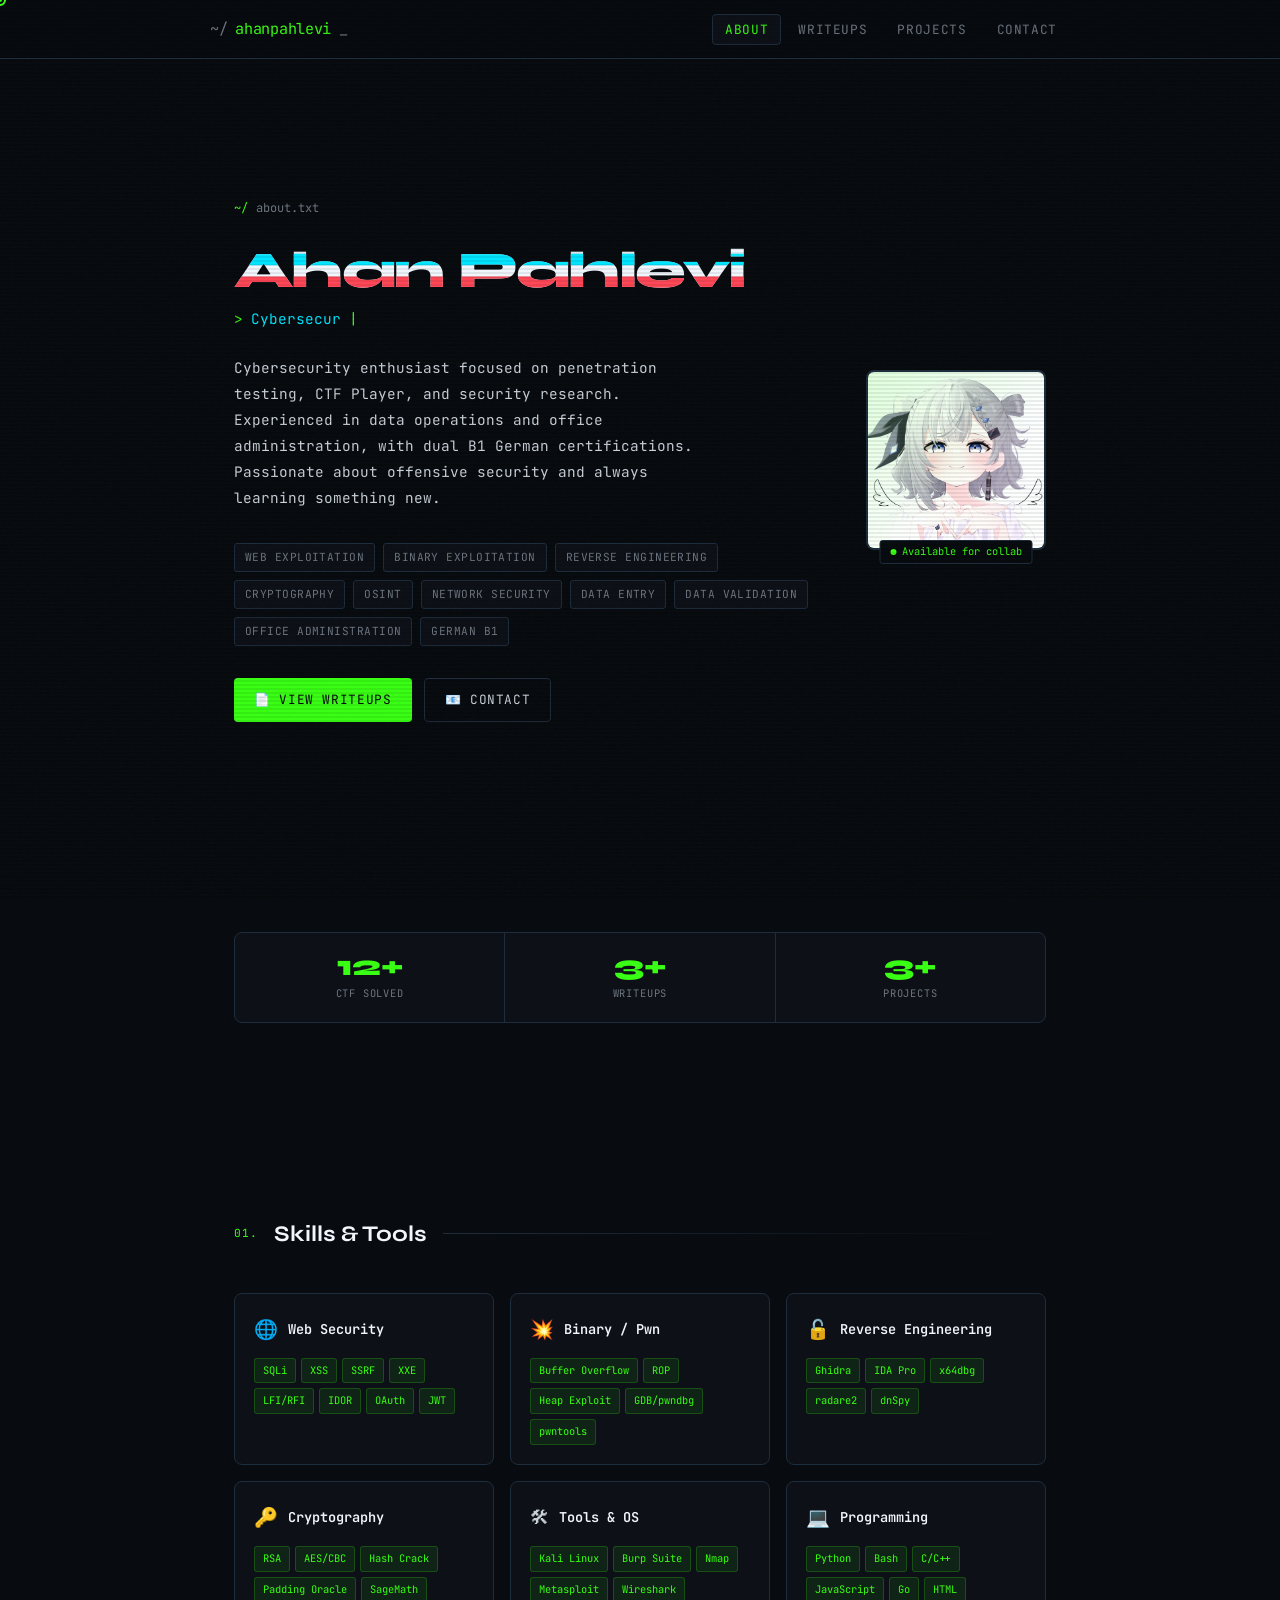
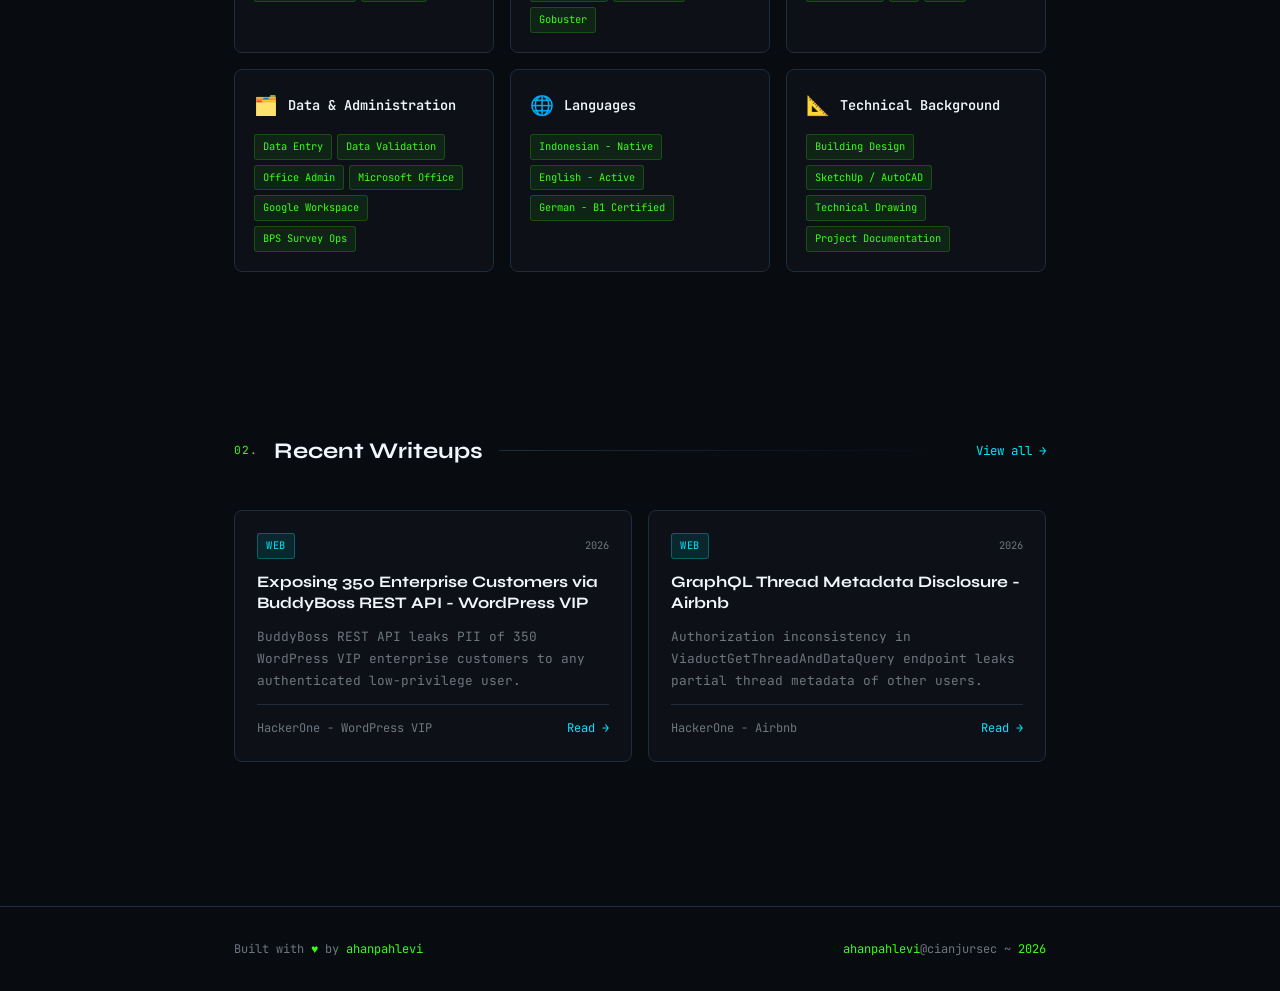
<file: index.html>
<!DOCTYPE html>
<html lang="id">
<head>
  <meta charset="UTF-8" />
  <meta name="viewport" content="width=device-width, initial-scale=1.0" />
  <title>Ahan Pahlevi — Portfolio</title>
  <meta name="description" content="SMK graduate with 3+ years in data operations & office admin. Dual German B1 certified. Actively pursuing cybersecurity & IT certifications." />
  <meta property="og:title" content="Ahan Pahlevi — Cybersecurity Portfolio" />
  <meta property="og:description" content="Data Operations · Office Admin · Cybersecurity Enthusiast · German B1 · Open to national & international opportunities." />
  <meta name="theme-color" content="#080b0f" />
  <link rel="icon" href="assets/favicon.ico" />
  <link rel="stylesheet" href="css/style.css" />
</head>
<body>

  <div class="cursor"></div>
  <div class="cursor-dot"></div>

  <!-- NAVBAR -->
  <nav>
    <div class="nav-inner">
      <div class="nav-logo">
        <span>~/</span>ahanpahlevi<span class="blink">_</span>
      </div>
      <button class="nav-menu-btn" aria-label="menu">☰</button>
      <ul class="nav-links">
        <li><a href="index.html" class="active">About</a></li>
        <li><a href="writeups.html">Writeups</a></li>
        <li><a href="projects.html">Projects</a></li>
        <li><a href="contact.html">Contact</a></li>
      </ul>
    </div>
  </nav>

  <!-- HERO -->
  <section class="hero">
    <div class="container">
      <div class="hero-grid">
        <div>
          <div class="hero-prompt fade-up delay-1">about.txt</div>
          <h1 class="hero-name fade-up delay-2">
            <span class="glitch" data-text="Ahan Pahlevi">Ahan Pahlevi</span>
          </h1>
          <div class="hero-title fade-up delay-3">
            <span class="typed-text"></span><span class="typed-cursor">|</span>
          </div>
          <p class="hero-bio fade-up delay-4">
            Cybersecurity enthusiast focused on penetration testing, CTF Player,
            and security research. Experienced in data operations and office administration,
            with dual B1 German certifications. Passionate about offensive security and
            always learning something new.
          </p>
          <div class="hero-tags fade-up delay-4">
            <span class="tag">Web Exploitation</span>
            <span class="tag">Binary Exploitation</span>
            <span class="tag">Reverse Engineering</span>
            <span class="tag">Cryptography</span>
            <span class="tag">OSINT</span>
            <span class="tag">Network Security</span>
            <span class="tag">Data Entry</span>
            <span class="tag">Data Validation</span>
            <span class="tag">Office Administration</span>
            <span class="tag">German B1</span>
          </div>
          <div class="hero-links fade-up delay-5">
            <a href="writeups.html" class="btn btn-primary">&#128196; View Writeups</a>
            <a href="contact.html" class="btn btn-outline">&#128231; Contact</a>
          </div>
        </div>

        <div class="hero-avatar fade-up delay-3">
          <div class="avatar-frame">
            <img src="assets/avatar.jpg" alt="Avatar"
              onerror="this.style.background='#111820';this.style.display='flex'" />
            <div class="avatar-corner tl"></div>
            <div class="avatar-corner tr"></div>
            <div class="avatar-corner bl"></div>
            <div class="avatar-corner br"></div>
          </div>
          <div class="avatar-status">
            <span class="status-dot"></span> Available for collab
          </div>
        </div>
      </div>
    </div>
  </section>

  <!-- STATS -->
  <section style="padding: 2rem 0 4rem;">
    <div class="container">
      <div class="stats-grid reveal" style="grid-template-columns: repeat(3, 1fr);">
        <div class="stat-item">
          <div class="stat-num" data-count="12" data-suffix="+">0+</div>
          <div class="stat-label">CTF Solved</div>
        </div>
        <div class="stat-item">
          <div class="stat-num" data-count="3" data-suffix="+">0+</div>
          <div class="stat-label">Writeups</div>
        </div>
        <div class="stat-item">
          <div class="stat-num" data-count="3" data-suffix="+">0+</div>
          <div class="stat-label">Projects</div>
        </div>
      </div>
    </div>
  </section>

  <!-- SKILLS -->
  <section>
    <div class="container">
      <div class="section-header reveal">
        <span class="section-num">01.</span>
        <h2 class="section-title">Skills & Tools</h2>
        <div class="section-line"></div>
      </div>

      <div class="skills-grid">
        <div class="skill-card reveal">
          <div class="skill-card-header">
            <span class="skill-icon">🌐</span>
            <span class="skill-name">Web Security</span>
          </div>
          <div class="skill-items">
            <span class="skill-badge">SQLi</span>
            <span class="skill-badge">XSS</span>
            <span class="skill-badge">SSRF</span>
            <span class="skill-badge">XXE</span>
            <span class="skill-badge">LFI/RFI</span>
            <span class="skill-badge">IDOR</span>
            <span class="skill-badge">OAuth</span>
            <span class="skill-badge">JWT</span>
          </div>
        </div>

        <div class="skill-card reveal">
          <div class="skill-card-header">
            <span class="skill-icon">💥</span>
            <span class="skill-name">Binary / Pwn</span>
          </div>
          <div class="skill-items">
            <span class="skill-badge">Buffer Overflow</span>
            <span class="skill-badge">ROP</span>
            <span class="skill-badge">Heap Exploit</span>
            <span class="skill-badge">GDB/pwndbg</span>
            <span class="skill-badge">pwntools</span>
          </div>
        </div>

        <div class="skill-card reveal">
          <div class="skill-card-header">
            <span class="skill-icon">🔓</span>
            <span class="skill-name">Reverse Engineering</span>
          </div>
          <div class="skill-items">
            <span class="skill-badge">Ghidra</span>
            <span class="skill-badge">IDA Pro</span>
            <span class="skill-badge">x64dbg</span>
            <span class="skill-badge">radare2</span>
            <span class="skill-badge">dnSpy</span>
          </div>
        </div>

        <div class="skill-card reveal">
          <div class="skill-card-header">
            <span class="skill-icon">🔑</span>
            <span class="skill-name">Cryptography</span>
          </div>
          <div class="skill-items">
            <span class="skill-badge">RSA</span>
            <span class="skill-badge">AES/CBC</span>
            <span class="skill-badge">Hash Crack</span>
            <span class="skill-badge">Padding Oracle</span>
            <span class="skill-badge">SageMath</span>
          </div>
        </div>

        <div class="skill-card reveal">
          <div class="skill-card-header">
            <span class="skill-icon">🛠</span>
            <span class="skill-name">Tools & OS</span>
          </div>
          <div class="skill-items">
            <span class="skill-badge">Kali Linux</span>
            <span class="skill-badge">Burp Suite</span>
            <span class="skill-badge">Nmap</span>
            <span class="skill-badge">Metasploit</span>
            <span class="skill-badge">Wireshark</span>
            <span class="skill-badge">Gobuster</span>
          </div>
        </div>

        <div class="skill-card reveal">
          <div class="skill-card-header">
            <span class="skill-icon">💻</span>
            <span class="skill-name">Programming</span>
          </div>
          <div class="skill-items">
            <span class="skill-badge">Python</span>
            <span class="skill-badge">Bash</span>
            <span class="skill-badge">C/C++</span>
            <span class="skill-badge">JavaScript</span>
            <span class="skill-badge">Go</span>
            <span class="skill-badge">HTML</span>
          </div>
        </div>

        <div class="skill-card reveal">
          <div class="skill-card-header">
            <span class="skill-icon">🗂️</span>
            <span class="skill-name">Data & Administration</span>
          </div>
          <div class="skill-items">
            <span class="skill-badge">Data Entry</span>
            <span class="skill-badge">Data Validation</span>
            <span class="skill-badge">Office Admin</span>
            <span class="skill-badge">Microsoft Office</span>
            <span class="skill-badge">Google Workspace</span>
            <span class="skill-badge">BPS Survey Ops</span>
          </div>
        </div>

        <div class="skill-card reveal">
          <div class="skill-card-header">
            <span class="skill-icon">🌐</span>
            <span class="skill-name">Languages</span>
          </div>
          <div class="skill-items">
            <span class="skill-badge">Indonesian - Native</span>
            <span class="skill-badge">English - Active</span>
            <span class="skill-badge">German - B1 Certified</span>
          </div>
        </div>

        <div class="skill-card reveal">
          <div class="skill-card-header">
            <span class="skill-icon">📐</span>
            <span class="skill-name">Technical Background</span>
          </div>
          <div class="skill-items">
            <span class="skill-badge">Building Design</span>
            <span class="skill-badge">SketchUp / AutoCAD</span>
            <span class="skill-badge">Technical Drawing</span>
            <span class="skill-badge">Project Documentation</span>
          </div>
        </div>
      </div>
    </div>
  </section>

  <!-- RECENT WRITEUPS -->
  <section>
    <div class="container">
      <div class="section-header reveal">
        <span class="section-num">02.</span>
        <h2 class="section-title">Recent Writeups</h2>
        <div class="section-line"></div>
        <a href="writeups.html" style="font-size:0.78rem;color:var(--cyan);white-space:nowrap;">View all →</a>
      </div>

      <div class="card-grid">
        <div class="card reveal">
          <div class="card-meta">
            <span class="card-category cat-web">Web</span>
            <span class="card-date">2026</span>
          </div>
          <div class="card-title">Exposing 350 Enterprise Customers via BuddyBoss REST API - WordPress VIP</div>
          <div class="card-desc">BuddyBoss REST API leaks PII of 350 WordPress VIP enterprise customers to any authenticated low-privilege user.</div>
          <div class="card-footer">
            <span class="card-event">HackerOne - WordPress VIP</span>
            <a href="writeups/writeup-wpvip.html" class="card-link">Read →</a>
          </div>
        </div>

        <div class="card reveal">
          <div class="card-meta">
            <span class="card-category cat-web">Web</span>
            <span class="card-date">2026</span>
          </div>
          <div class="card-title">GraphQL Thread Metadata Disclosure - Airbnb</div>
          <div class="card-desc">Authorization inconsistency in ViaductGetThreadAndDataQuery endpoint leaks partial thread metadata of other users.</div>
          <div class="card-footer">
            <span class="card-event">HackerOne - Airbnb</span>
            <a href="writeups/airbnb-thread-metadata-disclosure.html" class="card-link">Read →</a>
          </div>
        </div>
      </div>
    </div>
  </section>

  <!-- FOOTER -->
  <footer>
    <div class="footer-inner">
      <div class="footer-text">Built with <span>♥</span> by <span>ahanpahlevi</span></div>
      <div class="footer-text"><span>ahanpahlevi</span>@cianjursec ~ <span>2026</span></div>
    </div>
  </footer>

  <script src="js/main.js"></script>
</body>
</html>
</file>
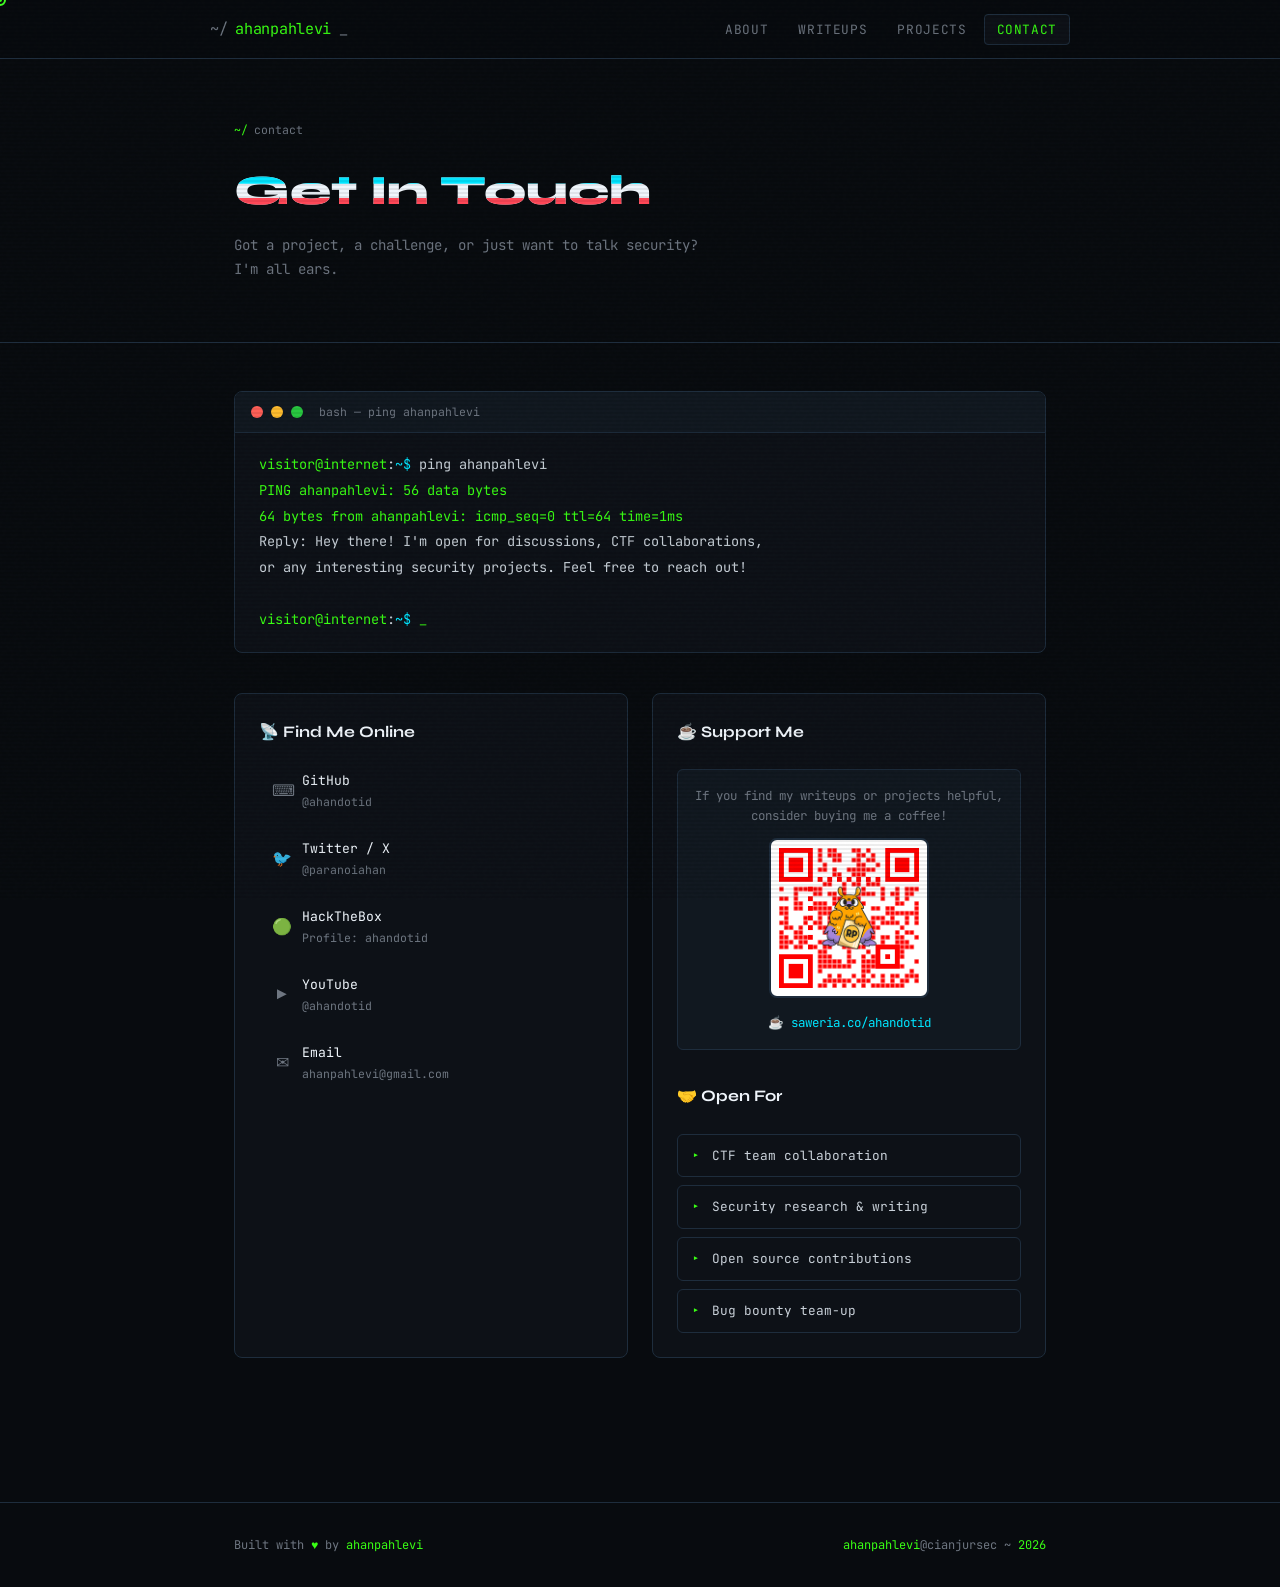
<file: contact.html>
<!DOCTYPE html>
<html lang="id">
<head>
  <meta charset="UTF-8" />
  <meta name="viewport" content="width=device-width, initial-scale=1.0" />
  <title>Contact — Ahan Pahlevi</title>
  <link rel="icon" href="assets/favicon.ico" />
  <link rel="stylesheet" href="css/style.css" />
</head>
<body>

  <div class="cursor"></div>
  <div class="cursor-dot"></div>

  <nav>
    <div class="nav-inner">
      <div class="nav-logo"><span>~/</span>ahanpahlevi<span class="blink">_</span></div>
      <button class="nav-menu-btn">☰</button>
      <ul class="nav-links">
        <li><a href="index.html">About</a></li>
        <li><a href="writeups.html">Writeups</a></li>
        <li><a href="projects.html">Projects</a></li>
        <li><a href="contact.html" class="active">Contact</a></li>
      </ul>
    </div>
  </nav>

  <div class="page-header">
    <div class="container">
      <div class="page-header-prompt">contact</div>
      <h1 class="glitch" data-text="Get In Touch">Get In Touch</h1>
      <p>Got a project, a challenge, or just want to talk security? I'm all ears.</p>
    </div>
  </div>

  <div class="container" style="padding-bottom: 5rem;">

    <!-- Terminal ping -->
    <div class="terminal reveal" style="margin-bottom: 2.5rem;">
      <div class="terminal-bar">
        <span class="terminal-dot red"></span>
        <span class="terminal-dot yellow"></span>
        <span class="terminal-dot green"></span>
        <span class="terminal-title">bash — ping ahanpahlevi</span>
      </div>
      <div class="terminal-body">
        <div><span class="prompt">visitor@internet</span>:<span class="cmd">~$</span> ping ahanpahlevi</div>
        <div class="out ok">PING ahanpahlevi: 56 data bytes</div>
        <div class="out ok">64 bytes from ahanpahlevi: icmp_seq=0 ttl=64 time=1ms</div>
        <div class="out">Reply: Hey there! I'm open for discussions, CTF collaborations,</div>
        <div class="out">       or any interesting security projects. Feel free to reach out!</div>
        <br>
        <div><span class="prompt">visitor@internet</span>:<span class="cmd">~$</span> <span class="blink" style="color:var(--green)">_</span></div>
      </div>
    </div>

    <div class="contact-grid">
      <!-- Social Links -->
      <div class="contact-card reveal">
        <h3>📡 Find Me Online</h3>
        <ul class="social-list">
          <li class="social-item">
            <a href="https://github.com/ahandotid" target="_blank">
              <span class="social-icon">⌨</span>
              <div>
                <div style="color:var(--text-bright);font-size:0.82rem;">GitHub</div>
                <div style="font-size:0.72rem;color:var(--text-dim);">@ahandotid</div>
              </div>
            </a>
          </li>
          <li class="social-item">
            <a href="https://twitter.com/paranoiahan" target="_blank">
              <span class="social-icon">🐦</span>
              <div>
                <div style="color:var(--text-bright);font-size:0.82rem;">Twitter / X</div>
                <div style="font-size:0.72rem;color:var(--text-dim);">@paranoiahan</div>
              </div>
            </a>
          </li>
          <li class="social-item">
            <a href="https://app.hackthebox.com/users/279255" target="_blank">
              <span class="social-icon">🟢</span>
              <div>
                <div style="color:var(--text-bright);font-size:0.82rem;">HackTheBox</div>
                <div style="font-size:0.72rem;color:var(--text-dim);">Profile: ahandotid</div>
              </div>
            </a>
          </li>
          <li class="social-item">
            <a href="https://youtube.com/@ahandotid" target="_blank">
              <span class="social-icon">▶️</span>
              <div>
                <div style="color:var(--text-bright);font-size:0.82rem;">YouTube</div>
                <div style="font-size:0.72rem;color:var(--text-dim);">@ahandotid</div>
              </div>
            </a>
          </li>
          <li class="social-item">
            <a href="mailto:ahanpahlevi@gmail.com">
              <span class="social-icon">✉</span>
              <div>
                <div style="color:var(--text-bright);font-size:0.82rem;">Email</div>
                <div style="font-size:0.72rem;color:var(--text-dim);">ahanpahlevi@gmail.com</div>
              </div>
            </a>
          </li>
        </ul>
      </div>

      <!-- Info card -->
      <div class="contact-card reveal" style="gap: 1.5rem;">
        <h3>☕ Support Me</h3>
        <div class="pgp-box" style="text-align:center;">
          <p style="margin-bottom:12px;font-size:0.78rem;color:var(--text-dim);">
            If you find my writeups or projects helpful, consider buying me a coffee!
          </p>
          <img src="assets/saweria-qr.png" alt="Saweria QR Code" 
            style="width:160px;height:160px;border-radius:8px;border:2px solid var(--border);background:white;padding:8px;" />
          <div style="margin-top:10px;">
            <a href="https://saweria.co/ahandotid" target="_blank" 
              style="color:var(--cyan);font-size:0.78rem;">
              ☕ saweria.co/ahandotid
            </a>
          </div>
        </div>
        <h3 style="margin-top:0.5rem;">🤝 Open For</h3>
        <ul class="cert-list">
          <li class="cert-item" style="font-size:0.8rem;">CTF team collaboration</li>
          <li class="cert-item" style="font-size:0.8rem;">Security research & writing</li>
          <li class="cert-item" style="font-size:0.8rem;">Open source contributions</li>
          <li class="cert-item" style="font-size:0.8rem;">Bug bounty team-up</li>
        </ul>
      </div>
    </div>

  </div>

  <footer>
    <div class="footer-inner">
      <div class="footer-text">Built with <span>♥</span> by <span>ahanpahlevi</span></div>
      <div class="footer-text"><span>ahanpahlevi</span>@cianjursec ~ <span>2026</span></div>
    </div>
  </footer>

  <script src="js/main.js"></script>
</body>
</html>
</file>
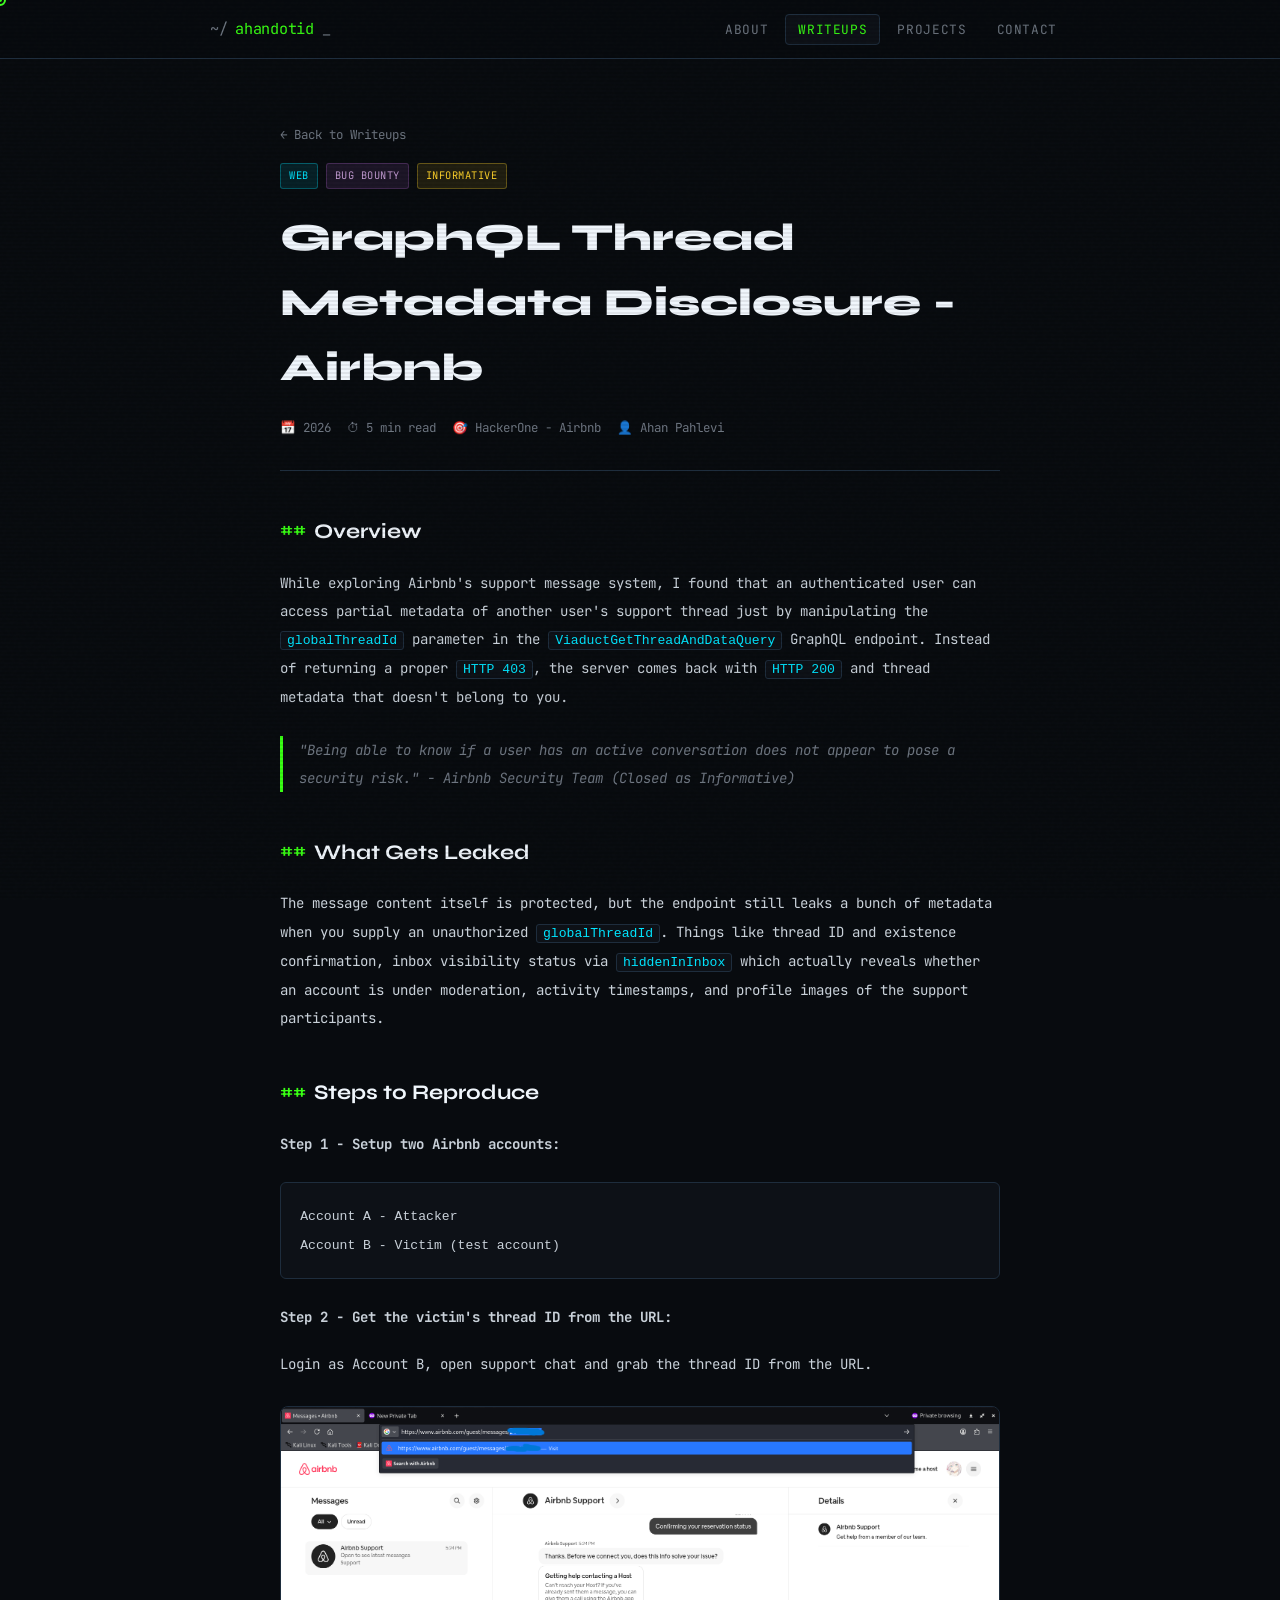
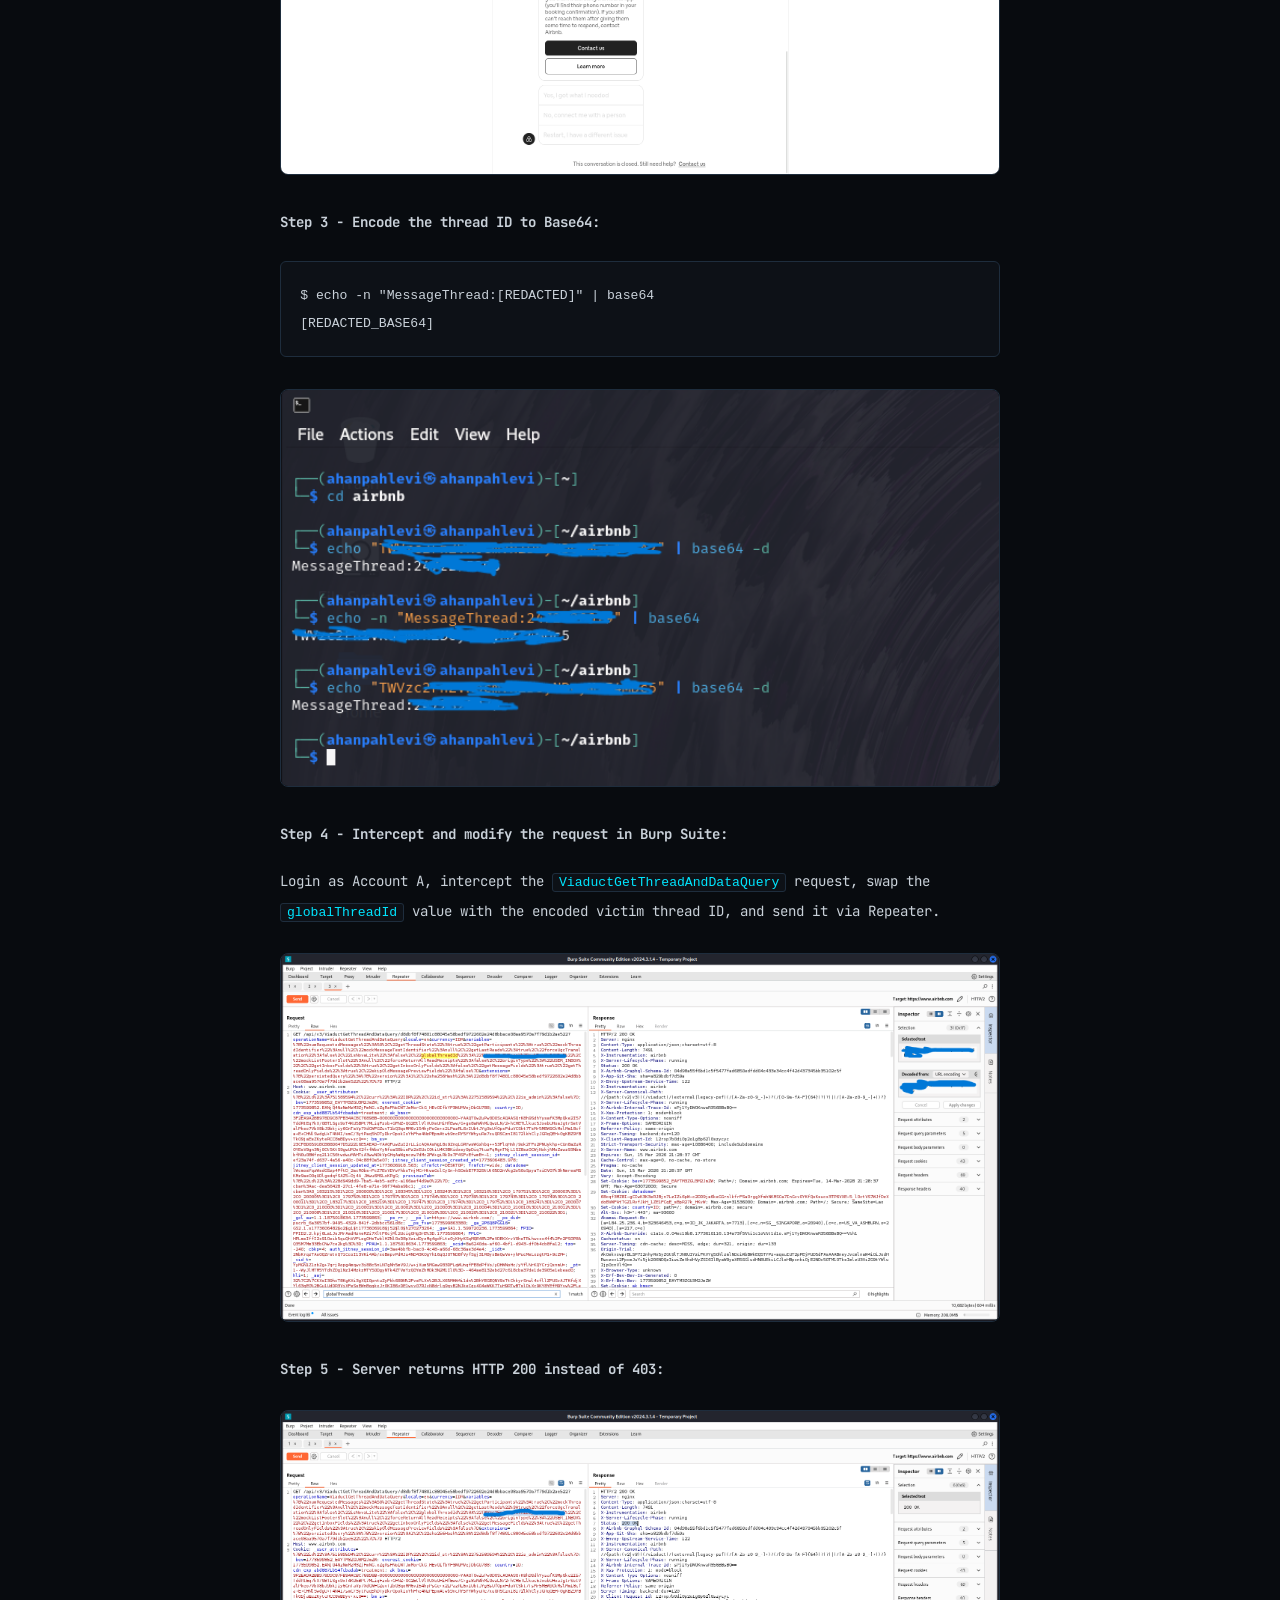
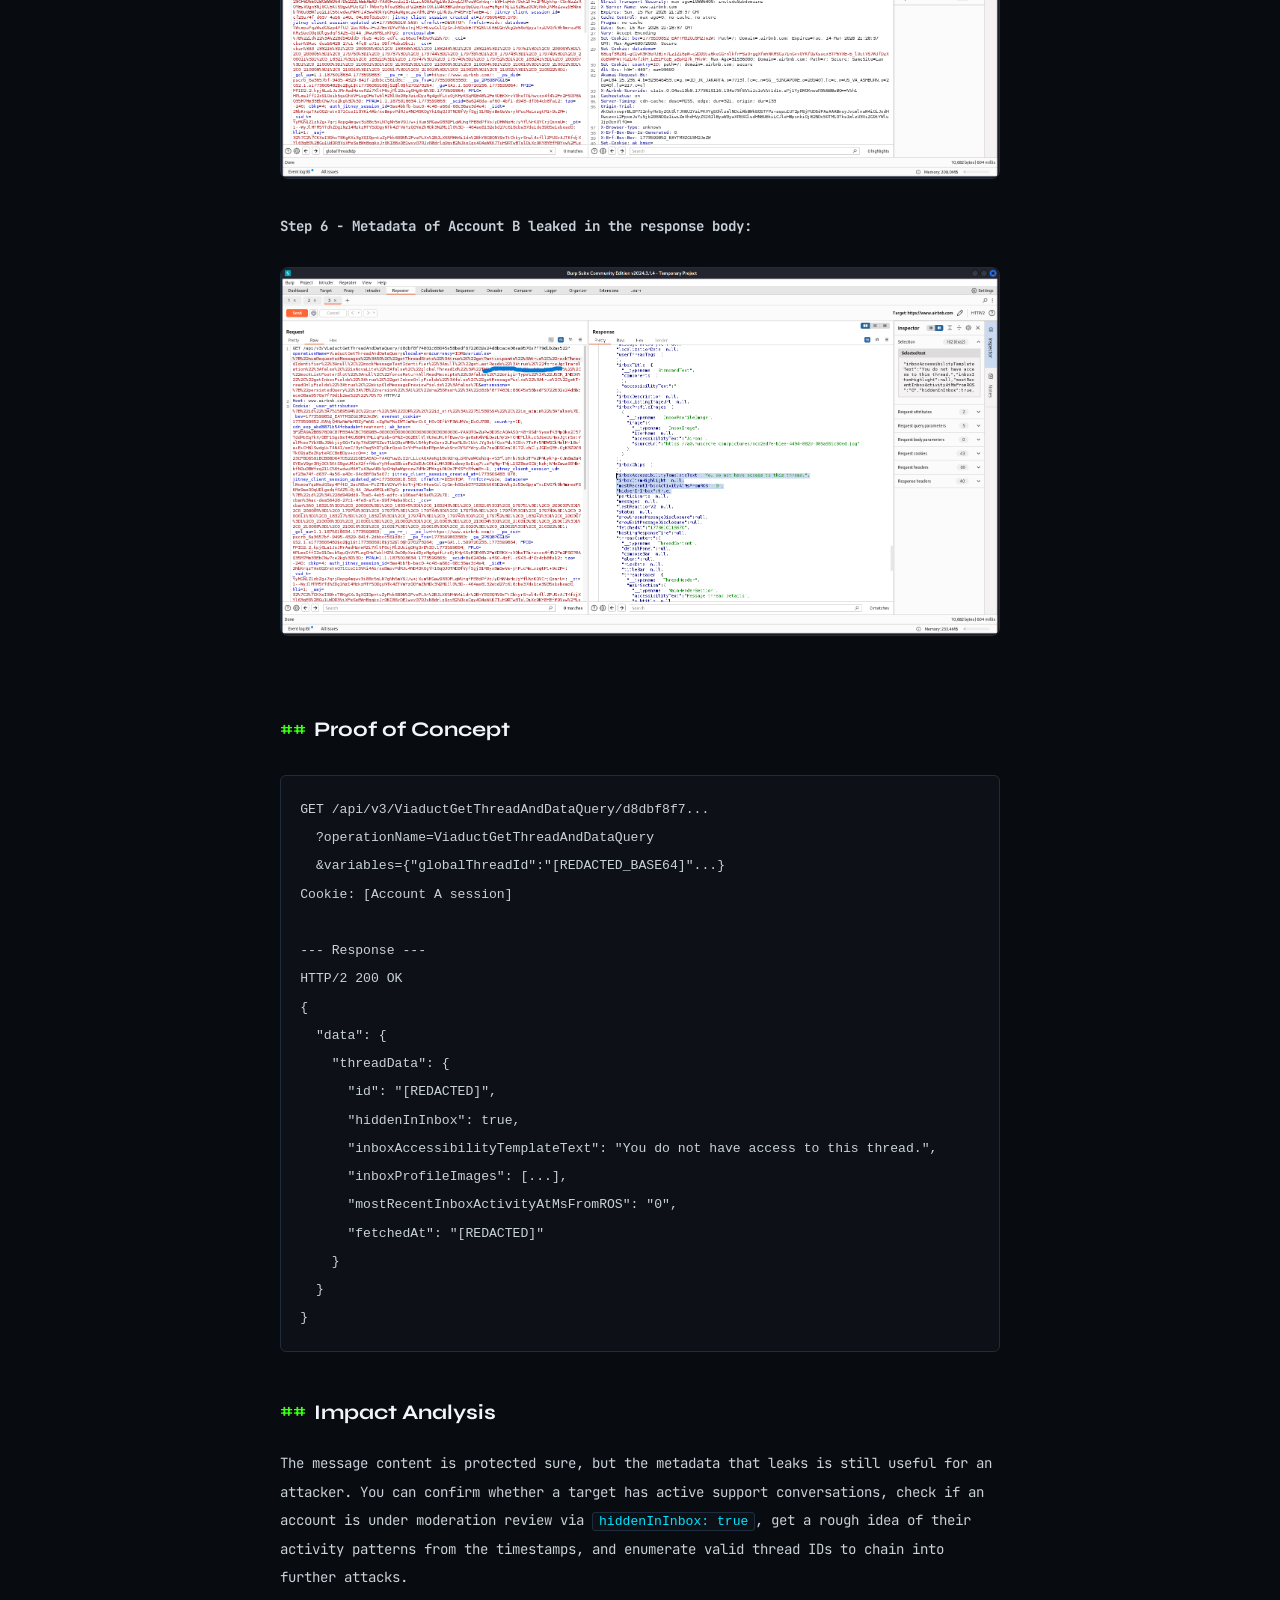
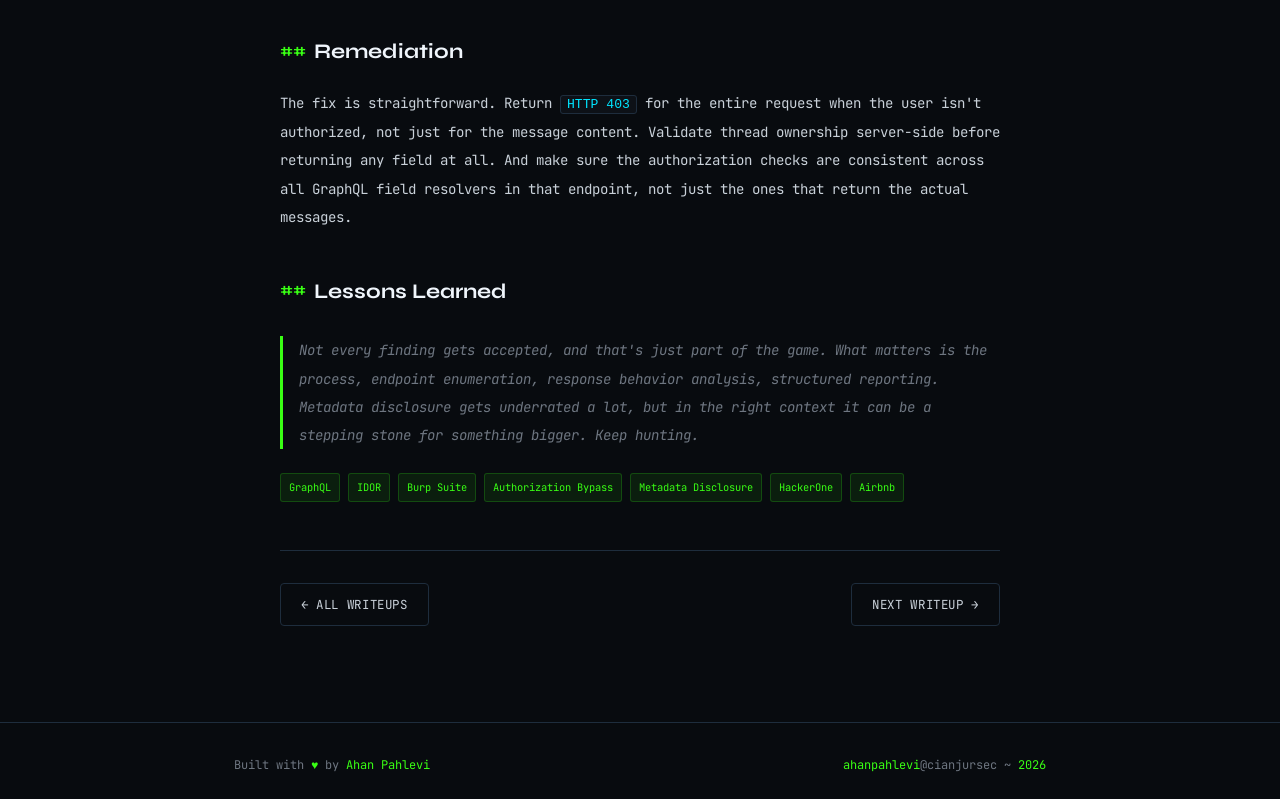
<file: writeups/airbnb-thread-metadata-disclosure.html>
<!DOCTYPE html>
<html lang="en">
<head>
  <meta charset="UTF-8" />
  <meta name="viewport" content="width=device-width, initial-scale=1.0" />
  <title>GraphQL Thread Metadata Disclosure - Airbnb | Ahan Pahlevi</title>
  <link rel="icon" href="../assets/favicon.ico" />
  <link rel="stylesheet" href="../css/style.css" />
</head>
<body>

  <div class="cursor"></div>
  <div class="cursor-dot"></div>

  <nav>
    <div class="nav-inner">
      <div class="nav-logo"><span>~/</span>ahandotid<span class="blink">_</span></div>
      <button class="nav-menu-btn">☰</button>
      <ul class="nav-links">
        <li><a href="../index.html">About</a></li>
        <li><a href="../writeups.html" class="active">Writeups</a></li>
        <li><a href="../projects.html">Projects</a></li>
        <li><a href="../contact.html">Contact</a></li>
      </ul>
    </div>
  </nav>

  <div class="container">
    <div class="article-wrapper">

      <div class="article-header">
        <div style="margin-bottom:1rem;">
          <a href="../writeups.html" style="font-size:0.78rem;color:var(--text-dim);">← Back to Writeups</a>
        </div>
        <div style="display:flex;gap:8px;flex-wrap:wrap;margin-bottom:1rem;">
          <span class="card-category cat-web">Web</span>
          <span class="card-category cat-osint">Bug Bounty</span>
          <span class="card-category" style="background:rgba(255,211,42,0.1);color:var(--yellow);border:1px solid rgba(255,211,42,0.3);">Informative</span>
        </div>
        <h1 class="article-title">GraphQL Thread Metadata Disclosure - Airbnb</h1>
        <div class="article-meta">
          <span>📅 2026</span>
          <span>⏱ 5 min read</span>
          <span>🎯 HackerOne - Airbnb</span>
          <span>👤 Ahan Pahlevi</span>
        </div>
      </div>

      <div class="article-body">

        <h2>Overview</h2>
        <p>
          While exploring Airbnb's support message system, I found that an authenticated user
          can access partial metadata of another user's support thread just by manipulating the
          <code>globalThreadId</code> parameter in the <code>ViaductGetThreadAndDataQuery</code>
          GraphQL endpoint. Instead of returning a proper <code>HTTP 403</code>, the server
          comes back with <code>HTTP 200</code> and thread metadata that doesn't belong to you.
        </p>

        <blockquote>
          "Being able to know if a user has an active conversation does not appear to pose a
          security risk." - Airbnb Security Team (Closed as Informative)
        </blockquote>

        <h2>What Gets Leaked</h2>
        <p>
          The message content itself is protected, but the endpoint still leaks a bunch of
          metadata when you supply an unauthorized <code>globalThreadId</code>. Things like
          thread ID and existence confirmation, inbox visibility status via <code>hiddenInInbox</code>
          which actually reveals whether an account is under moderation, activity timestamps,
          and profile images of the support participants.
        </p>

        <h2>Steps to Reproduce</h2>

        <p><strong>Step 1 - Setup two Airbnb accounts:</strong></p>
        <pre><code>Account A - Attacker
Account B - Victim (test account)</code></pre>

        <p><strong>Step 2 - Get the victim's thread ID from the URL:</strong></p>
        <p>
          Login as Account B, open support chat and grab the thread ID from the URL.
        </p>
        <img src="../assets/writeups/airbnb/screenshot_3_victim_thread_url.png"
          alt="Victim Thread URL"
          style="width:100%;border-radius:8px;border:1px solid var(--border);margin:0.5rem 0 1.5rem;" />

        <p><strong>Step 3 - Encode the thread ID to Base64:</strong></p>
        <pre><code>$ echo -n "MessageThread:[REDACTED]" | base64
[REDACTED_BASE64]</code></pre>
        <img src="../assets/writeups/airbnb/screenshot_4_base64_decode_terminal.png"
          alt="Base64 Encoding in Terminal"
          style="width:100%;border-radius:8px;border:1px solid var(--border);margin:0.5rem 0 1.5rem;" />

        <p><strong>Step 4 - Intercept and modify the request in Burp Suite:</strong></p>
        <p>
          Login as Account A, intercept the <code>ViaductGetThreadAndDataQuery</code> request,
          swap the <code>globalThreadId</code> value with the encoded victim thread ID,
          and send it via Repeater.
        </p>
        <img src="../assets/writeups/airbnb/screenshot_1_repeater_request.png"
          alt="Burp Suite Repeater Request"
          style="width:100%;border-radius:8px;border:1px solid var(--border);margin:0.5rem 0 1.5rem;" />

        <p><strong>Step 5 - Server returns HTTP 200 instead of 403:</strong></p>
        <img src="../assets/writeups/airbnb/screenshot_2_response_200_metadata.png"
          alt="HTTP 200 Response"
          style="width:100%;border-radius:8px;border:1px solid var(--border);margin:0.5rem 0 1.5rem;" />

        <p><strong>Step 6 - Metadata of Account B leaked in the response body:</strong></p>
        <img src="../assets/writeups/airbnb/screenshot_5_response_body_metadata_leaked.png"
          alt="Leaked Metadata in Response Body"
          style="width:100%;border-radius:8px;border:1px solid var(--border);margin:0.5rem 0 1.5rem;" />

        <h2>Proof of Concept</h2>
        <pre><code>GET /api/v3/ViaductGetThreadAndDataQuery/d8dbf8f7...
  ?operationName=ViaductGetThreadAndDataQuery
  &variables={"globalThreadId":"[REDACTED_BASE64]"...}
Cookie: [Account A session]

--- Response ---
HTTP/2 200 OK
{
  "data": {
    "threadData": {
      "id": "[REDACTED]",
      "hiddenInInbox": true,
      "inboxAccessibilityTemplateText": "You do not have access to this thread.",
      "inboxProfileImages": [...],
      "mostRecentInboxActivityAtMsFromROS": "0",
      "fetchedAt": "[REDACTED]"
    }
  }
}</code></pre>

        <h2>Impact Analysis</h2>
        <p>
          The message content is protected sure, but the metadata that leaks is still useful
          for an attacker. You can confirm whether a target has active support conversations,
          check if an account is under moderation review via <code>hiddenInInbox: true</code>,
          get a rough idea of their activity patterns from the timestamps, and enumerate valid
          thread IDs to chain into further attacks.
        </p>

        <h2>Remediation</h2>
        <p>
          The fix is straightforward. Return <code>HTTP 403</code> for the entire request when
          the user isn't authorized, not just for the message content. Validate thread ownership
          server-side before returning any field at all. And make sure the authorization checks
          are consistent across all GraphQL field resolvers in that endpoint, not just the ones
          that return the actual messages.
        </p>

        <h2>Lessons Learned</h2>
        <blockquote>
          Not every finding gets accepted, and that's just part of the game. What matters is
          the process, endpoint enumeration, response behavior analysis, structured reporting.
          Metadata disclosure gets underrated a lot, but in the right context it can be a
          stepping stone for something bigger. Keep hunting.
        </blockquote>

        <div style="display:flex;gap:8px;flex-wrap:wrap;margin-top:1.5rem;">
          <span class="skill-badge">GraphQL</span>
          <span class="skill-badge">IDOR</span>
          <span class="skill-badge">Burp Suite</span>
          <span class="skill-badge">Authorization Bypass</span>
          <span class="skill-badge">Metadata Disclosure</span>
          <span class="skill-badge">HackerOne</span>
          <span class="skill-badge">Airbnb</span>
        </div>

      </div>

      <div style="display:flex;justify-content:space-between;padding:2rem 0;border-top:1px solid var(--border);margin-top:3rem;">
        <a href="../writeups.html" class="btn btn-outline" style="font-size:0.78rem;">← All Writeups</a>
        <a href="writeup-wpvip.html" class="btn btn-outline" style="font-size:0.78rem;">Next Writeup →</a>
      </div>

    </div>
  </div>

  <footer>
    <div class="footer-inner">
      <div class="footer-text">Built with <span>♥</span> by <span>Ahan Pahlevi</span></div>
      <div class="footer-text"><span>ahanpahlevi</span>@cianjursec ~ <span>2026</span></div>
    </div>
  </footer>

  <script src="../js/main.js"></script>
</body>
</html>
</file>
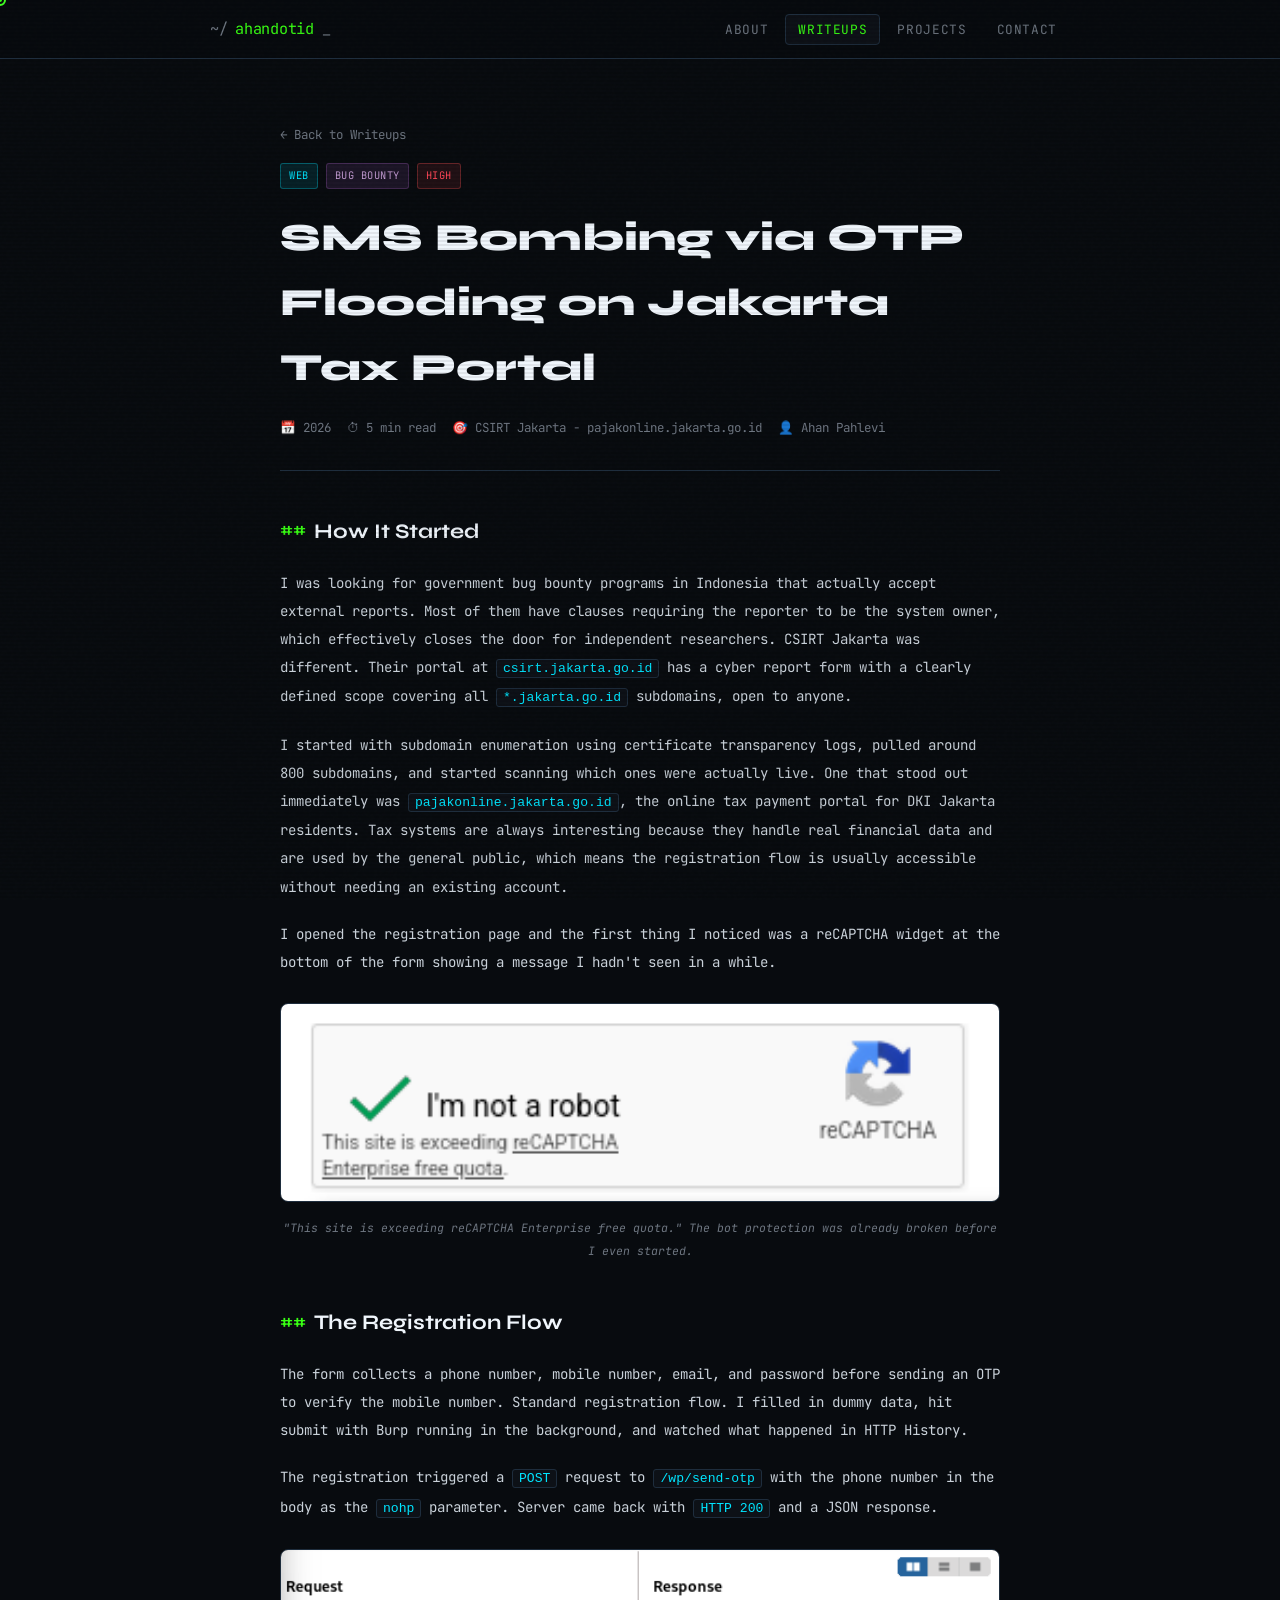
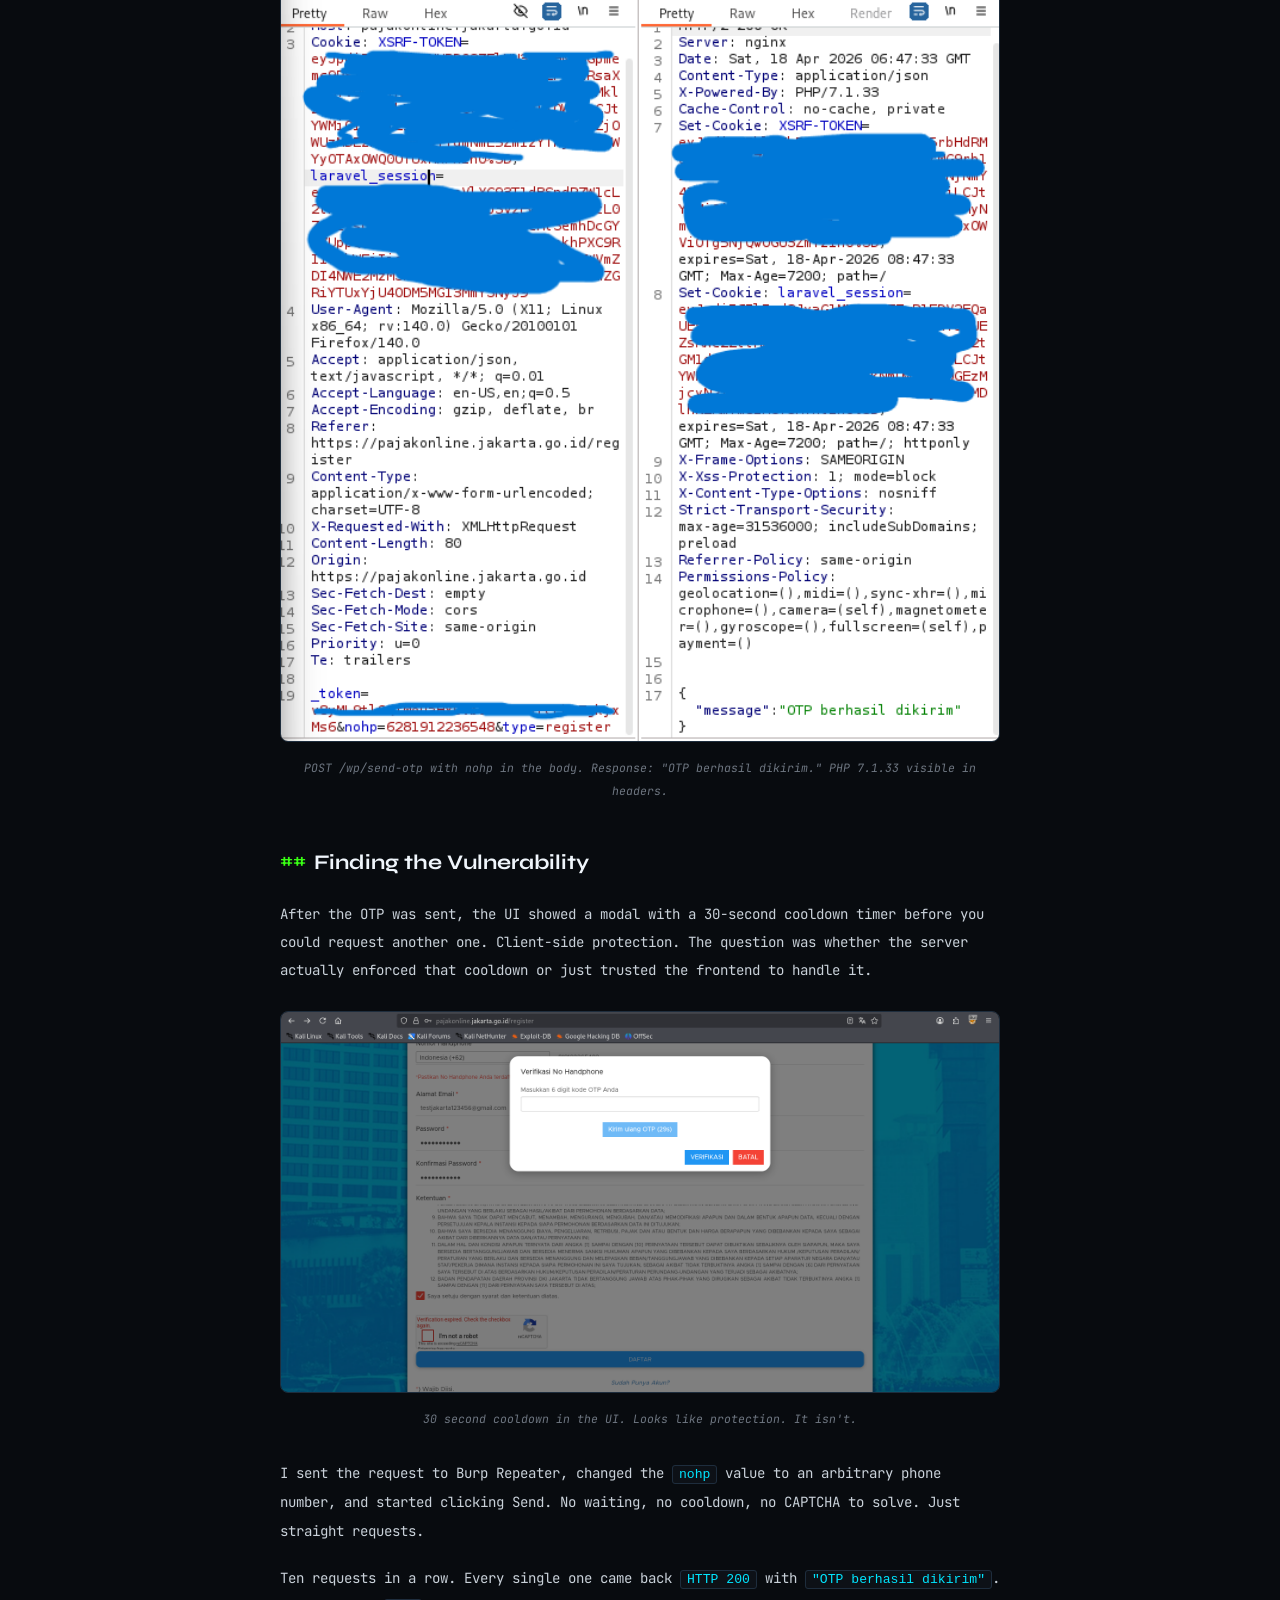
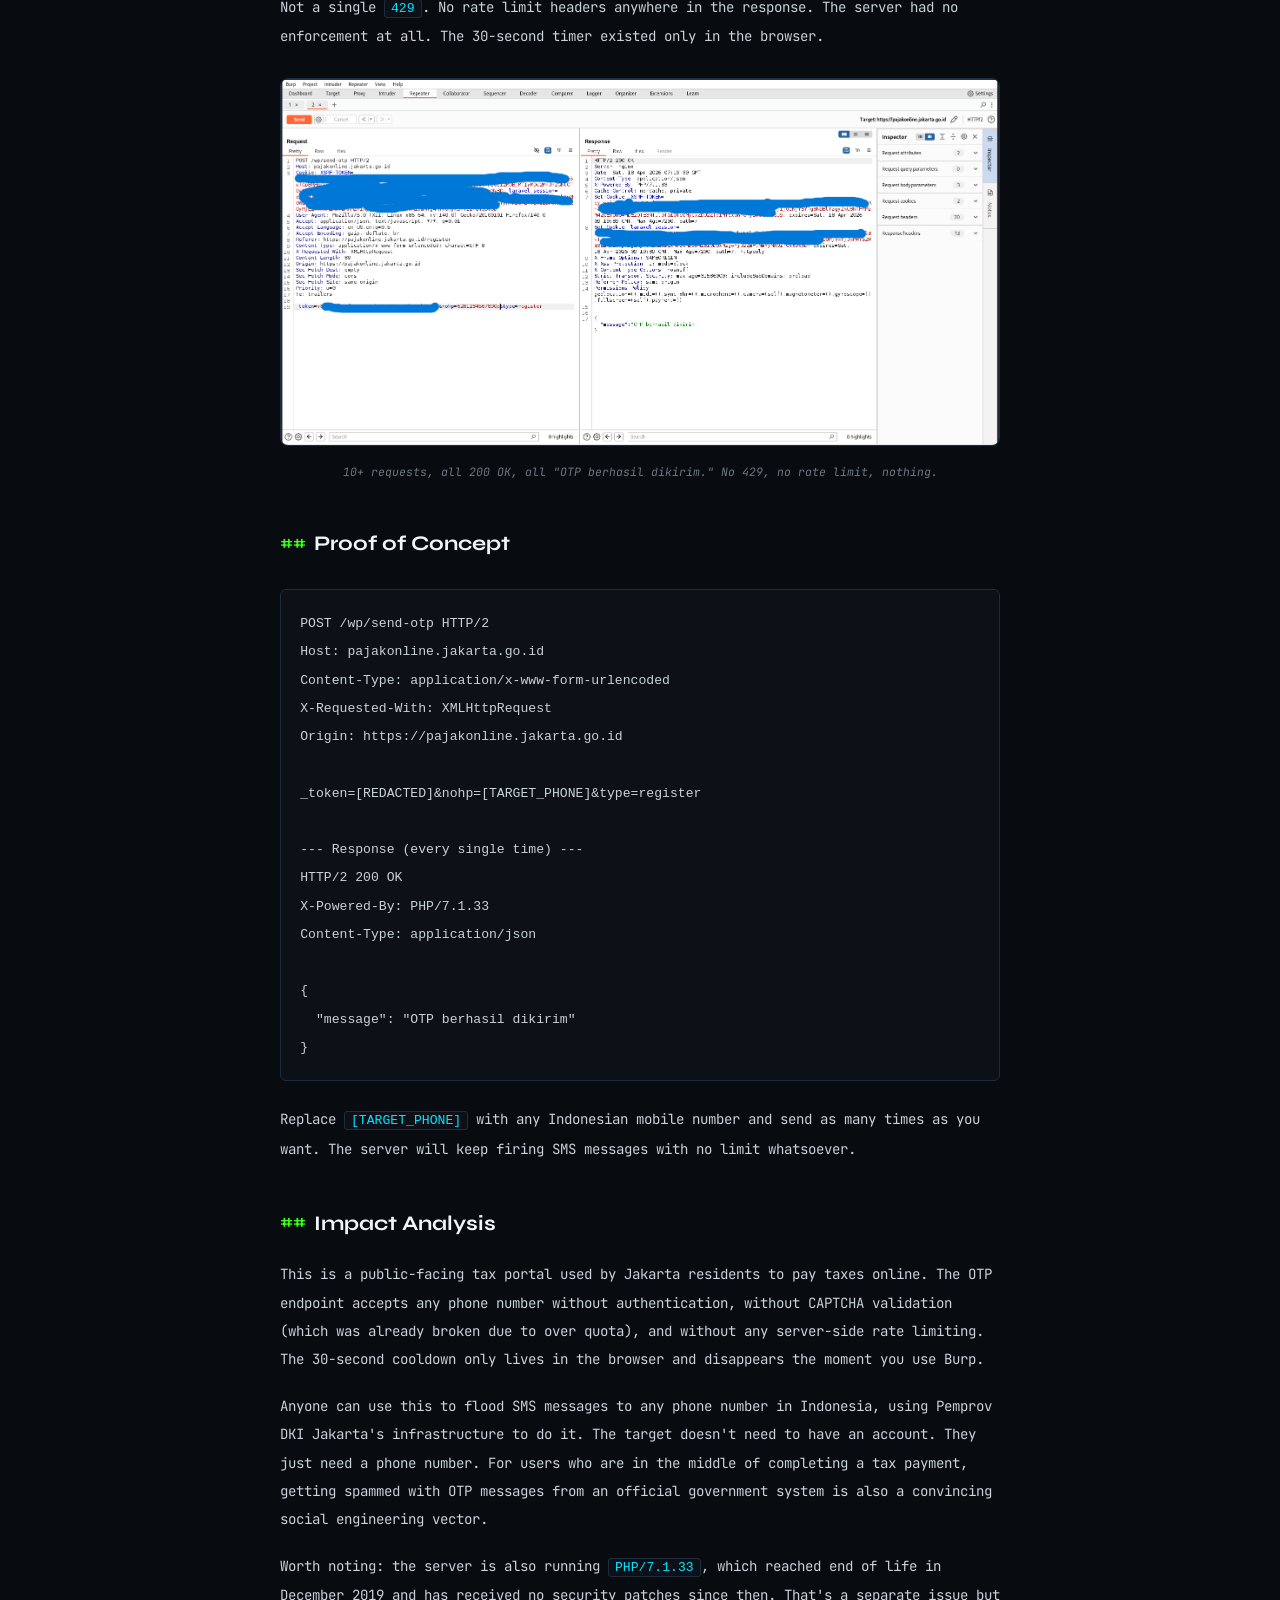
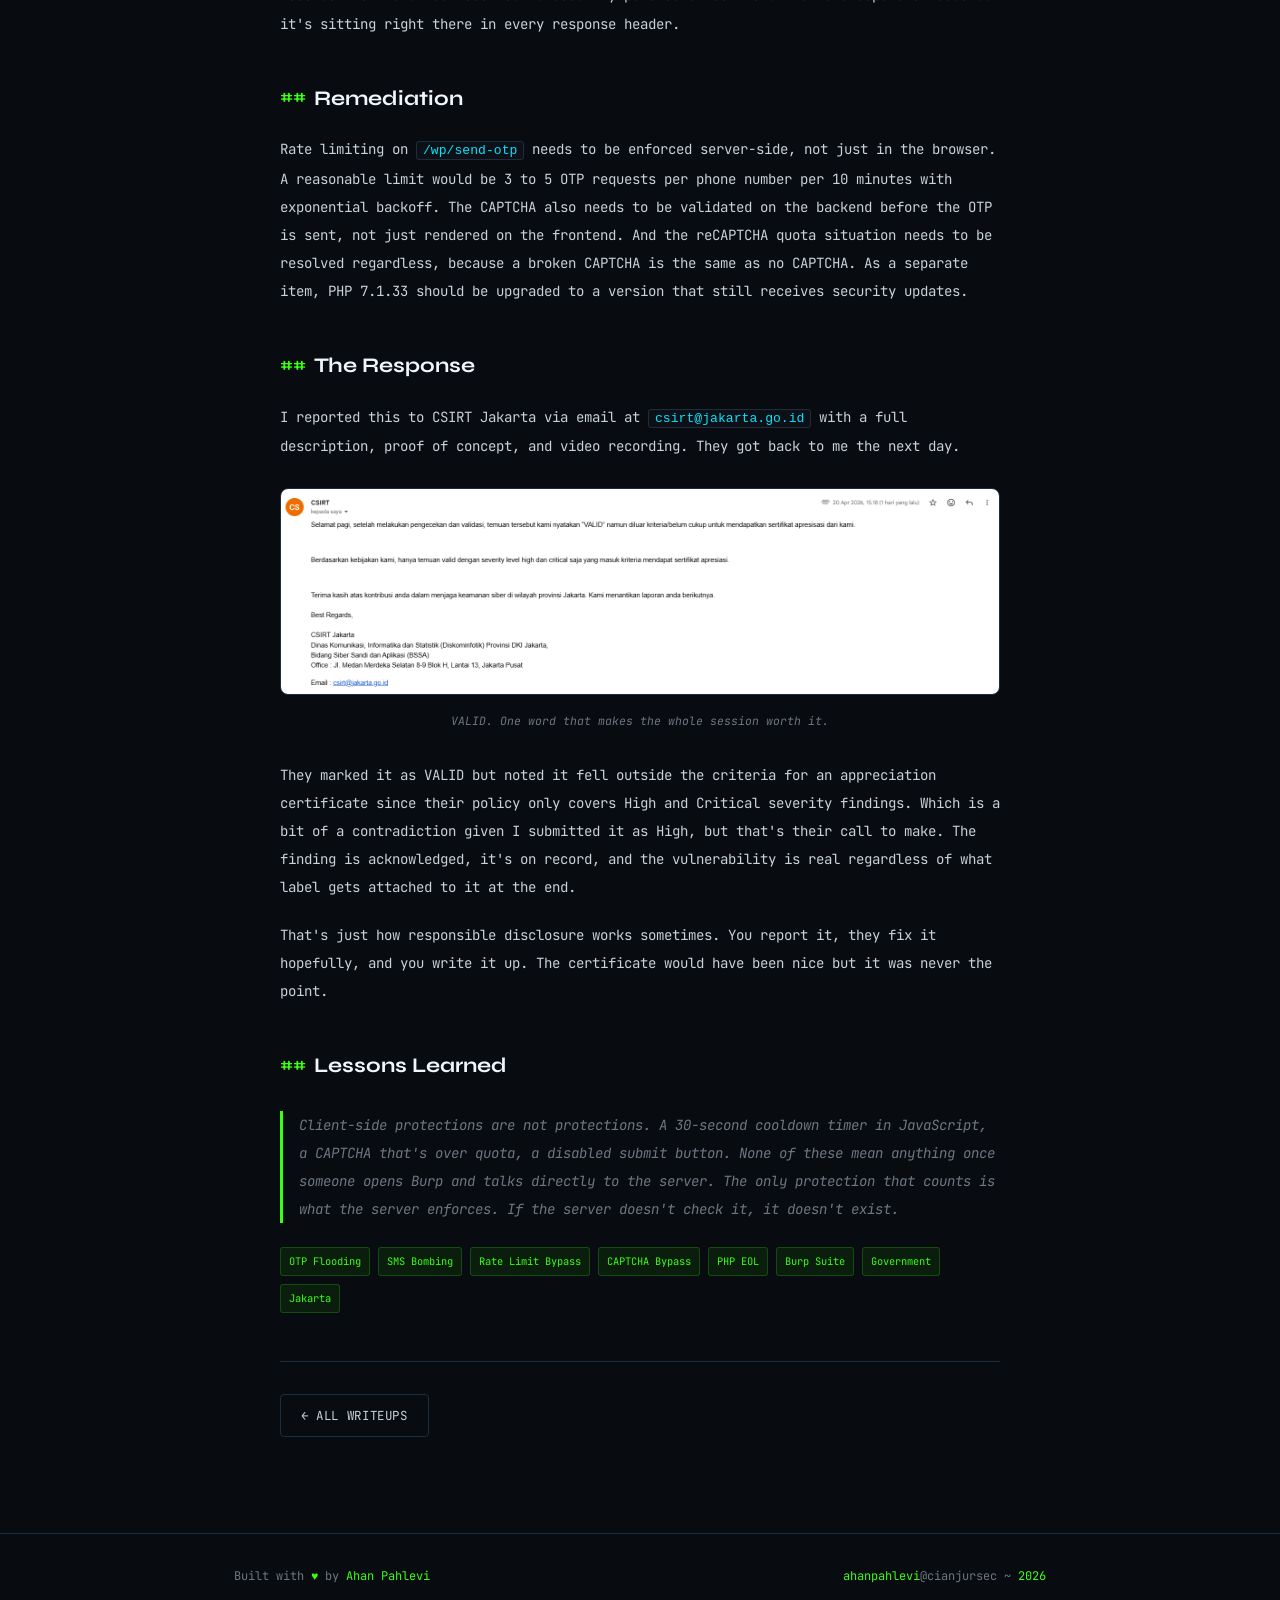
<file: writeups/writeup-pajakonline-otp-flooding.html>
<!DOCTYPE html>
<html lang="en">
<head>
  <meta charset="UTF-8" />
  <meta name="viewport" content="width=device-width, initial-scale=1.0" />
  <title>SMS Bombing via OTP Flooding on Jakarta Tax Portal | Ahan Pahlevi</title>
  <link rel="icon" href="../assets/favicon.ico" />
  <link rel="stylesheet" href="../css/style.css" />
</head>
<body>

  <div class="cursor"></div>
  <div class="cursor-dot"></div>

  <nav>
    <div class="nav-inner">
      <div class="nav-logo"><span>~/</span>ahandotid<span class="blink">_</span></div>
      <button class="nav-menu-btn">☰</button>
      <ul class="nav-links">
        <li><a href="../index.html">About</a></li>
        <li><a href="../writeups.html" class="active">Writeups</a></li>
        <li><a href="../projects.html">Projects</a></li>
        <li><a href="../contact.html">Contact</a></li>
      </ul>
    </div>
  </nav>

  <div class="container">
    <div class="article-wrapper">

      <div class="article-header">
        <div style="margin-bottom:1rem;">
          <a href="../writeups.html" style="font-size:0.78rem;color:var(--text-dim);">← Back to Writeups</a>
        </div>
        <div style="display:flex;gap:8px;flex-wrap:wrap;margin-bottom:1rem;">
          <span class="card-category cat-web">Web</span>
          <span class="card-category cat-osint">Bug Bounty</span>
          <span class="card-category" style="background:rgba(255,80,80,0.1);color:var(--red);border:1px solid rgba(255,80,80,0.3);">High</span>
        </div>
        <h1 class="article-title">SMS Bombing via OTP Flooding on Jakarta Tax Portal</h1>
        <div class="article-meta">
          <span>📅 2026</span>
          <span>⏱ 5 min read</span>
          <span>🎯 CSIRT Jakarta - pajakonline.jakarta.go.id</span>
          <span>👤 Ahan Pahlevi</span>
        </div>
      </div>

      <div class="article-body">

        <h2>How It Started</h2>
        <p>
          I was looking for government bug bounty programs in Indonesia that 
          actually accept external reports. Most of them have clauses requiring 
          the reporter to be the system owner, which effectively closes the door 
          for independent researchers. CSIRT Jakarta was different. Their portal 
          at <code>csirt.jakarta.go.id</code> has a cyber report form with a 
          clearly defined scope covering all <code>*.jakarta.go.id</code> 
          subdomains, open to anyone.
        </p>
        <p>
          I started with subdomain enumeration using certificate transparency 
          logs, pulled around 800 subdomains, and started scanning which ones 
          were actually live. One that stood out immediately was 
          <code>pajakonline.jakarta.go.id</code>, the online tax payment portal 
          for DKI Jakarta residents. Tax systems are always interesting because 
          they handle real financial data and are used by the general public, 
          which means the registration flow is usually accessible without needing 
          an existing account.
        </p>
        <p>
          I opened the registration page and the first thing I noticed was a 
          reCAPTCHA widget at the bottom of the form showing a message I hadn't 
          seen in a while.
        </p>

        <img src="../assets/writeups/pajakonline/ss1_register_captcha_overquota.png"
          alt="Registration page showing reCAPTCHA over quota"
          style="width:100%;border-radius:8px;border:1px solid var(--border);margin:0.5rem 0 0.3rem;" />
        <p style="font-size:0.72rem;color:var(--text-dim);text-align:center;margin-bottom:1.8rem;font-style:italic;">
          "This site is exceeding reCAPTCHA Enterprise free quota." The bot protection was already broken before I even started.
        </p>

        <h2>The Registration Flow</h2>
        <p>
          The form collects a phone number, mobile number, email, and password before sending
          an OTP to verify the mobile number. Standard registration flow. I filled in dummy
          data, hit submit with Burp running in the background, and watched what happened
          in HTTP History.
        </p>
        <p>
          The registration triggered a <code>POST</code> request to <code>/wp/send-otp</code>
          with the phone number in the body as the <code>nohp</code> parameter. Server came
          back with <code>HTTP 200</code> and a JSON response.
        </p>

        <img src="../assets/writeups/pajakonline/ss2_burp_send_otp_request.png"
          alt="Burp Suite showing POST /wp/send-otp request and response"
          style="width:100%;border-radius:8px;border:1px solid var(--border);margin:0.5rem 0 0.3rem;" />
        <p style="font-size:0.72rem;color:var(--text-dim);text-align:center;margin-bottom:1.8rem;font-style:italic;">
          POST /wp/send-otp with nohp in the body. Response: "OTP berhasil dikirim." PHP 7.1.33 visible in headers.
        </p>

        <h2>Finding the Vulnerability</h2>
        <p>
          After the OTP was sent, the UI showed a modal with a 30-second cooldown timer
          before you could request another one. Client-side protection. The question was
          whether the server actually enforced that cooldown or just trusted the frontend
          to handle it.
        </p>

        <img src="../assets/writeups/pajakonline/ss3_client_side_cooldown.png"
          alt="OTP modal showing 30 second cooldown timer"
          style="width:100%;border-radius:8px;border:1px solid var(--border);margin:0.5rem 0 0.3rem;" />
        <p style="font-size:0.72rem;color:var(--text-dim);text-align:center;margin-bottom:1.8rem;font-style:italic;">
          30 second cooldown in the UI. Looks like protection. It isn't.
        </p>

        <p>
          I sent the request to Burp Repeater, changed the <code>nohp</code> value to an
          arbitrary phone number, and started clicking Send. No waiting, no cooldown,
          no CAPTCHA to solve. Just straight requests.
        </p>
        <p>
          Ten requests in a row. Every single one came back <code>HTTP 200</code> with
          <code>"OTP berhasil dikirim"</code>. Not a single <code>429</code>. No rate
          limit headers anywhere in the response. The server had no enforcement at all.
          The 30-second timer existed only in the browser.
        </p>

        <img src="../assets/writeups/pajakonline/ss4_otp_flooding_confirmed.png"
          alt="Burp Repeater showing repeated OTP requests all returning 200"
          style="width:100%;border-radius:8px;border:1px solid var(--border);margin:0.5rem 0 0.3rem;" />
        <p style="font-size:0.72rem;color:var(--text-dim);text-align:center;margin-bottom:1.8rem;font-style:italic;">
          10+ requests, all 200 OK, all "OTP berhasil dikirim." No 429, no rate limit, nothing.
        </p>

        <h2>Proof of Concept</h2>
        <pre><code>POST /wp/send-otp HTTP/2
Host: pajakonline.jakarta.go.id
Content-Type: application/x-www-form-urlencoded
X-Requested-With: XMLHttpRequest
Origin: https://pajakonline.jakarta.go.id

_token=[REDACTED]&nohp=[TARGET_PHONE]&type=register

--- Response (every single time) ---
HTTP/2 200 OK
X-Powered-By: PHP/7.1.33
Content-Type: application/json

{
  "message": "OTP berhasil dikirim"
}</code></pre>

        <p>
          Replace <code>[TARGET_PHONE]</code> with any Indonesian mobile number and send
          as many times as you want. The server will keep firing SMS messages with no
          limit whatsoever.
        </p>

        <h2>Impact Analysis</h2>
        <p>
          This is a public-facing tax portal used by Jakarta residents to pay taxes online.
          The OTP endpoint accepts any phone number without authentication, without CAPTCHA
          validation (which was already broken due to over quota), and without any server-side
          rate limiting. The 30-second cooldown only lives in the browser and disappears
          the moment you use Burp.
        </p>
        <p>
          Anyone can use this to flood SMS messages to any phone number in Indonesia, using
          Pemprov DKI Jakarta's infrastructure to do it. The target doesn't need to have
          an account. They just need a phone number. For users who are in the middle of
          completing a tax payment, getting spammed with OTP messages from an official
          government system is also a convincing social engineering vector.
        </p>
        <p>
          Worth noting: the server is also running <code>PHP/7.1.33</code>, which reached
          end of life in December 2019 and has received no security patches since then.
          That's a separate issue but it's sitting right there in every response header.
        </p>

        <h2>Remediation</h2>
        <p>
          Rate limiting on <code>/wp/send-otp</code> needs to be enforced server-side,
          not just in the browser. A reasonable limit would be 3 to 5 OTP requests per
          phone number per 10 minutes with exponential backoff. The CAPTCHA also needs
          to be validated on the backend before the OTP is sent, not just rendered on
          the frontend. And the reCAPTCHA quota situation needs to be resolved regardless,
          because a broken CAPTCHA is the same as no CAPTCHA. As a separate item, PHP 7.1.33
          should be upgraded to a version that still receives security updates.
        </p>

        <h2>The Response</h2>
        <p>
          I reported this to CSIRT Jakarta via email at <code>csirt@jakarta.go.id</code>
          with a full description, proof of concept, and video recording. They got back
          to me the next day.
        </p>

        <img src="../assets/writeups/pajakonline/ss5_csirt_response.png"
          alt="Email response from CSIRT Jakarta stating the finding is VALID"
          style="width:100%;border-radius:8px;border:1px solid var(--border);margin:0.5rem 0 0.3rem;" />
        <p style="font-size:0.72rem;color:var(--text-dim);text-align:center;margin-bottom:1.8rem;font-style:italic;">
          VALID. One word that makes the whole session worth it.
        </p>

        <p>
          They marked it as VALID but noted it fell outside the criteria for an appreciation
          certificate since their policy only covers High and Critical severity findings.
          Which is a bit of a contradiction given I submitted it as High, but that's their
          call to make. The finding is acknowledged, it's on record, and the vulnerability
          is real regardless of what label gets attached to it at the end.
        </p>
        <p>
          That's just how responsible disclosure works sometimes. You report it, they fix it
          hopefully, and you write it up. The certificate would have been nice but it was
          never the point.
        </p>

        <h2>Lessons Learned</h2>
        <blockquote>
          Client-side protections are not protections. A 30-second cooldown timer in
          JavaScript, a CAPTCHA that's over quota, a disabled submit button. None of
          these mean anything once someone opens Burp and talks directly to the server.
          The only protection that counts is what the server enforces. If the server
          doesn't check it, it doesn't exist.
        </blockquote>

        <div style="display:flex;gap:8px;flex-wrap:wrap;margin-top:1.5rem;">
          <span class="skill-badge">OTP Flooding</span>
          <span class="skill-badge">SMS Bombing</span>
          <span class="skill-badge">Rate Limit Bypass</span>
          <span class="skill-badge">CAPTCHA Bypass</span>
          <span class="skill-badge">PHP EOL</span>
          <span class="skill-badge">Burp Suite</span>
          <span class="skill-badge">Government</span>
          <span class="skill-badge">Jakarta</span>
        </div>

      </div>

      <div style="display:flex;justify-content:space-between;padding:2rem 0;border-top:1px solid var(--border);margin-top:3rem;">
        <a href="../writeups.html" class="btn btn-outline" style="font-size:0.78rem;">← All Writeups</a>
      </div>

    </div>
  </div>

  <footer>
    <div class="footer-inner">
      <div class="footer-text">Built with <span>♥</span> by <span>Ahan Pahlevi</span></div>
      <div class="footer-text"><span>ahanpahlevi</span>@cianjursec ~ <span>2026</span></div>
    </div>
  </footer>

  <script src="../js/main.js"></script>
</body>
</html>
</file>
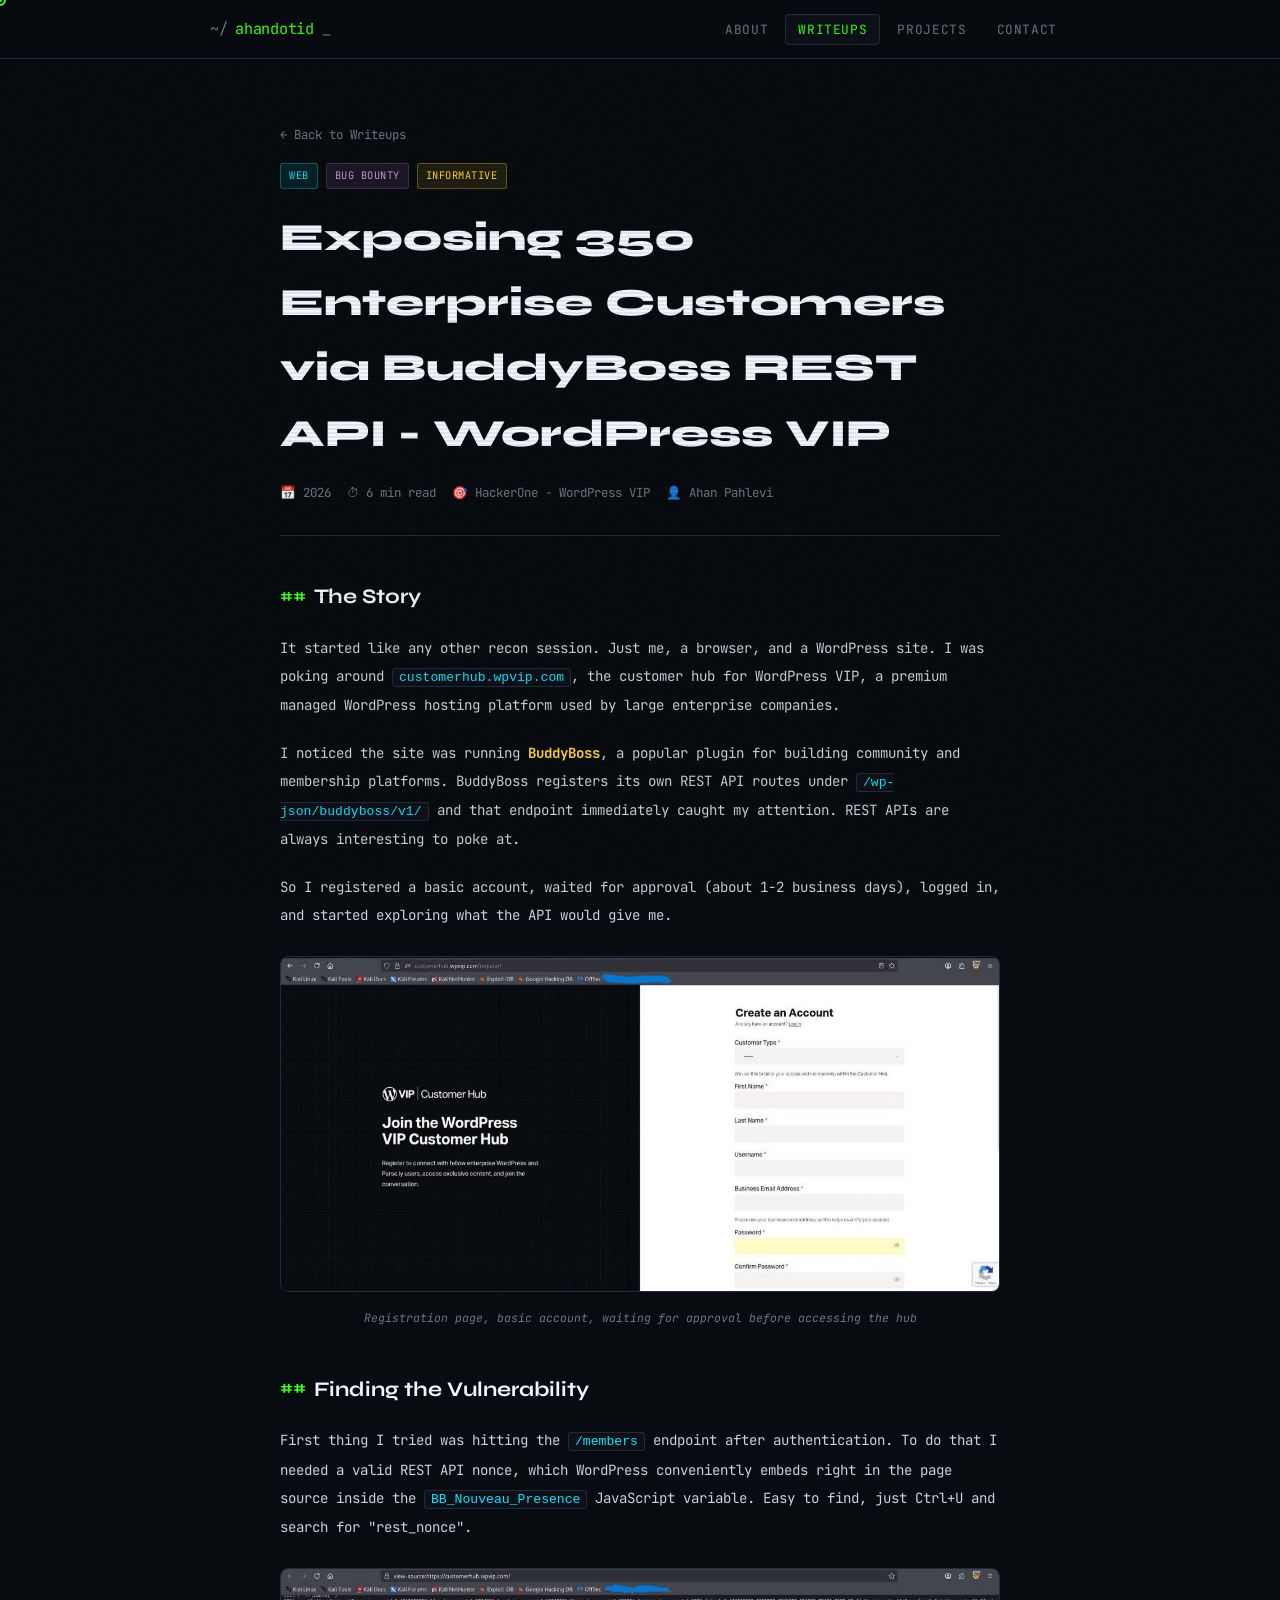
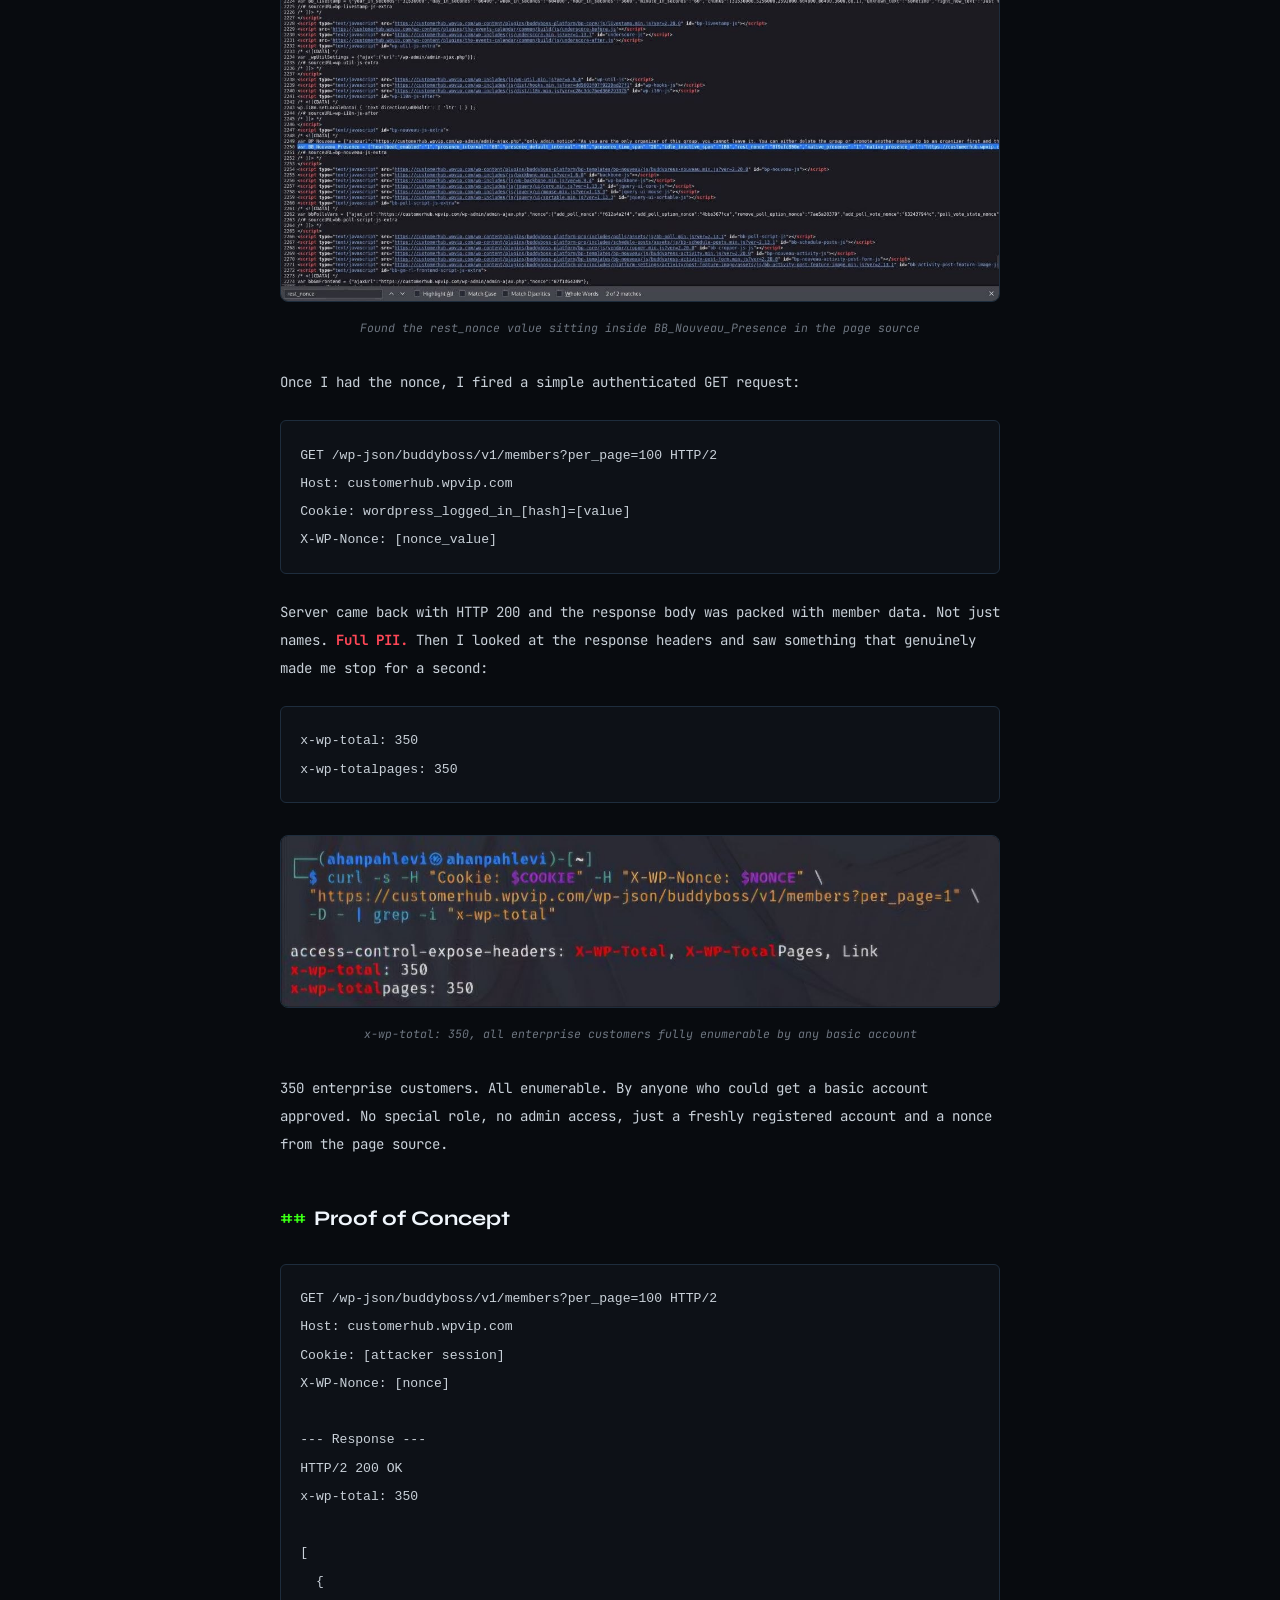
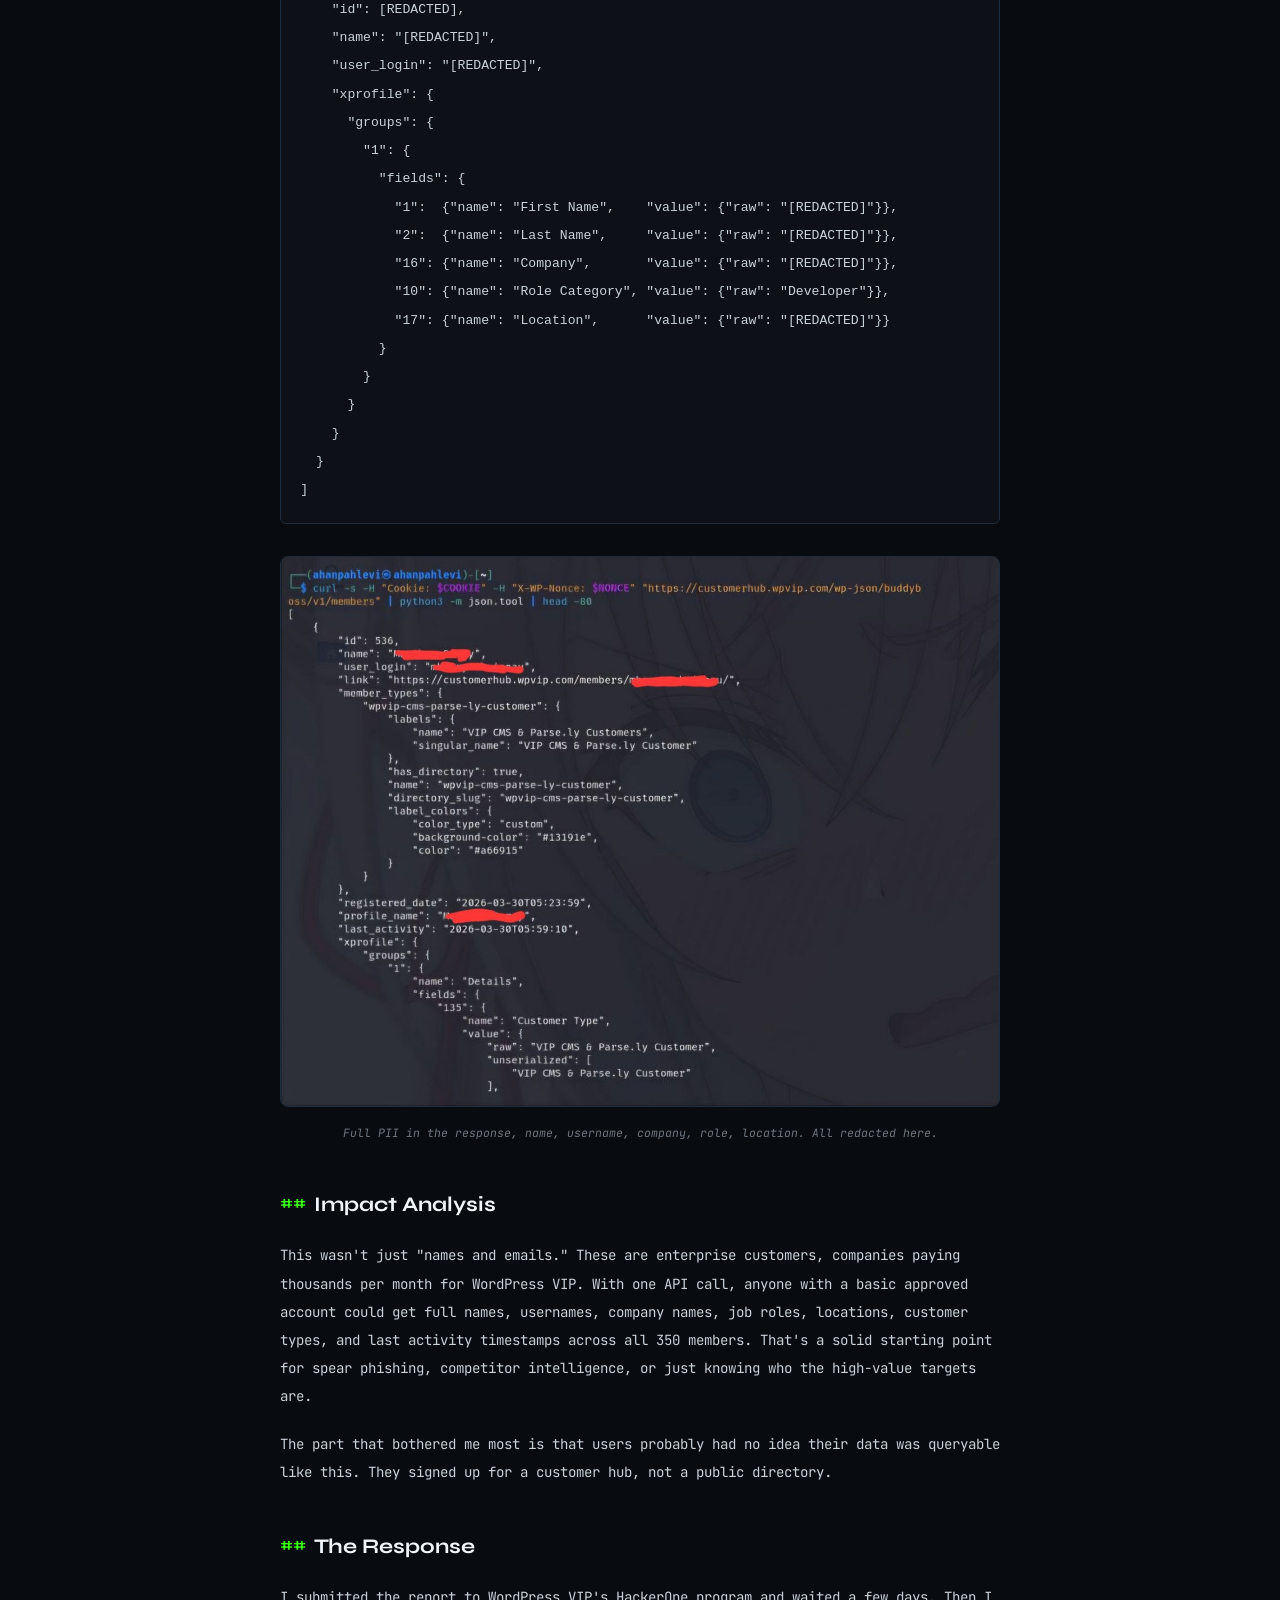
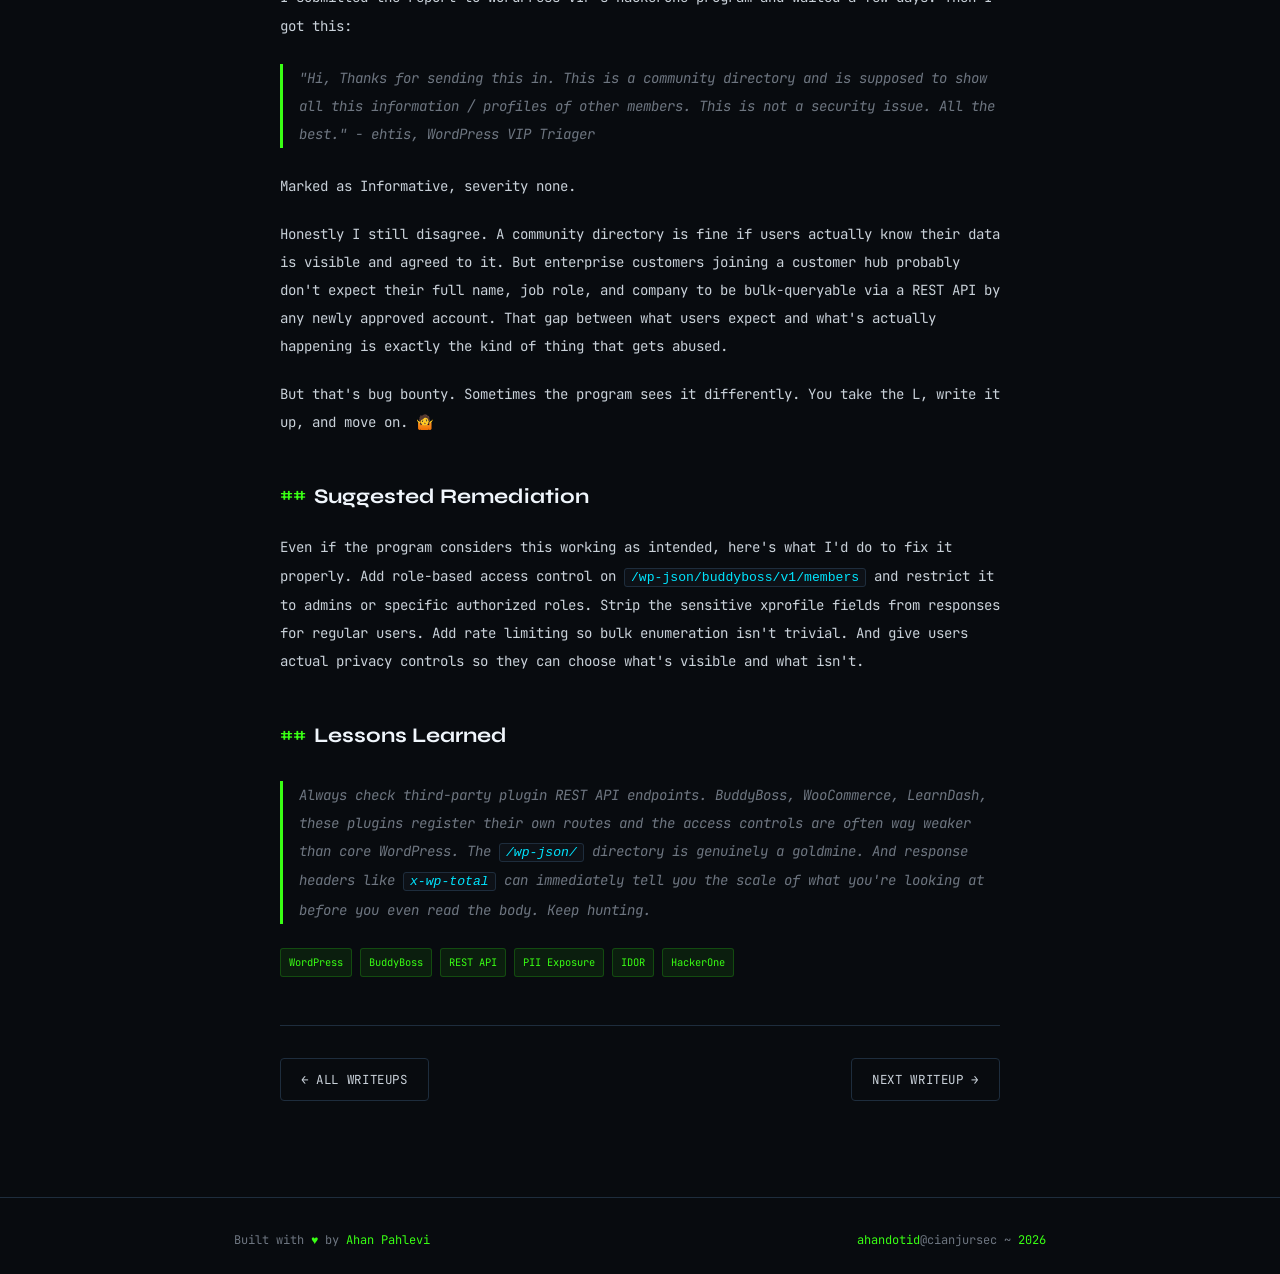
<file: writeups/writeup-wpvip.html>
<!DOCTYPE html>
<html lang="en">
<head>
  <meta charset="UTF-8" />
  <meta name="viewport" content="width=device-width, initial-scale=1.0" />
  <title>WordPress VIP PII Exposure via BuddyBoss REST API - Ahan Pahlevi</title>
  <link rel="icon" href="../assets/favicon.ico" />
  <link rel="stylesheet" href="../css/style.css" />
</head>
<body>

  <div class="cursor"></div>
  <div class="cursor-dot"></div>

  <nav>
    <div class="nav-inner">
      <div class="nav-logo"><span>~/</span>ahandotid<span class="blink">_</span></div>
      <button class="nav-menu-btn">☰</button>
      <ul class="nav-links">
        <li><a href="../index.html">About</a></li>
        <li><a href="../writeups.html" class="active">Writeups</a></li>
        <li><a href="../projects.html">Projects</a></li>
        <li><a href="../contact.html">Contact</a></li>
      </ul>
    </div>
  </nav>

  <div class="container">
    <div class="article-wrapper">

      <div class="article-header">
        <div style="margin-bottom:1rem;">
          <a href="../writeups.html" style="font-size:0.78rem;color:var(--text-dim);">← Back to Writeups</a>
        </div>
        <div style="display:flex;gap:8px;flex-wrap:wrap;margin-bottom:1rem;">
          <span class="card-category cat-web">Web</span>
          <span class="card-category cat-osint">Bug Bounty</span>
          <span class="card-category" style="background:rgba(255,211,42,0.1);color:var(--yellow);border:1px solid rgba(255,211,42,0.3);">Informative</span>
        </div>
        <h1 class="article-title">Exposing 350 Enterprise Customers via BuddyBoss REST API - WordPress VIP</h1>
        <div class="article-meta">
          <span>📅 2026</span>
          <span>⏱ 6 min read</span>
          <span>🎯 HackerOne - WordPress VIP</span>
          <span>👤 Ahan Pahlevi</span>
        </div>
      </div>

      <div class="article-body">

        <h2>The Story</h2>
        <p>
          It started like any other recon session. Just me, a browser, and a WordPress site.
          I was poking around <code>customerhub.wpvip.com</code>, the customer hub for WordPress VIP,
          a premium managed WordPress hosting platform used by large enterprise companies.
        </p>
        <p>
          I noticed the site was running <strong style="color:var(--yellow)">BuddyBoss</strong>,
          a popular plugin for building community and membership platforms. BuddyBoss registers its own
          REST API routes under <code>/wp-json/buddyboss/v1/</code> and that endpoint immediately caught
          my attention. REST APIs are always interesting to poke at.
        </p>
        <p>
          So I registered a basic account, waited for approval (about 1-2 business days), logged in,
          and started exploring what the API would give me.
        </p>

        <img src="../assets/writeups/wpvip/ss4_registration_page.jpg"
          alt="Registration page at customerhub.wpvip.com"
          style="width:100%;border-radius:8px;border:1px solid var(--border);margin:0.5rem 0 0.3rem;" />
        <p style="font-size:0.72rem;color:var(--text-dim);text-align:center;margin-bottom:1.8rem;font-style:italic;">
          Registration page, basic account, waiting for approval before accessing the hub
        </p>

        <h2>Finding the Vulnerability</h2>
        <p>
          First thing I tried was hitting the <code>/members</code> endpoint after authentication.
          To do that I needed a valid REST API nonce, which WordPress conveniently embeds
          right in the page source inside the <code>BB_Nouveau_Presence</code> JavaScript variable.
          Easy to find, just Ctrl+U and search for "rest_nonce".
        </p>

        <img src="../assets/writeups/wpvip/ss3_rest_nonce_page_source.jpg"
          alt="REST nonce found in page source"
          style="width:100%;border-radius:8px;border:1px solid var(--border);margin:0.5rem 0 0.3rem;" />
        <p style="font-size:0.72rem;color:var(--text-dim);text-align:center;margin-bottom:1.8rem;font-style:italic;">
          Found the rest_nonce value sitting inside BB_Nouveau_Presence in the page source
        </p>

        <p>Once I had the nonce, I fired a simple authenticated GET request:</p>

        <pre><code>GET /wp-json/buddyboss/v1/members?per_page=100 HTTP/2
Host: customerhub.wpvip.com
Cookie: wordpress_logged_in_[hash]=[value]
X-WP-Nonce: [nonce_value]</code></pre>

        <p>
          Server came back with HTTP 200 and the response body was packed with member data.
          Not just names. <strong style="color:var(--red)">Full PII.</strong> Then I looked at the
          response headers and saw something that genuinely made me stop for a second:
        </p>

        <pre><code>x-wp-total: 350
x-wp-totalpages: 350</code></pre>

        <img src="../assets/writeups/wpvip/ss1_total_350_members_exposed.jpg"
          alt="x-wp-total: 350 exposed in response headers"
          style="width:100%;border-radius:8px;border:1px solid var(--border);margin:0.5rem 0 0.3rem;" />
        <p style="font-size:0.72rem;color:var(--text-dim);text-align:center;margin-bottom:1.8rem;font-style:italic;">
          x-wp-total: 350, all enterprise customers fully enumerable by any basic account
        </p>

        <p>
          350 enterprise customers. All enumerable. By anyone who could get a basic account approved.
          No special role, no admin access, just a freshly registered account and a nonce from the page source.
        </p>

        <h2>Proof of Concept</h2>

        <pre><code>GET /wp-json/buddyboss/v1/members?per_page=100 HTTP/2
Host: customerhub.wpvip.com
Cookie: [attacker session]
X-WP-Nonce: [nonce]

--- Response ---
HTTP/2 200 OK
x-wp-total: 350

[
  {
    "id": [REDACTED],
    "name": "[REDACTED]",
    "user_login": "[REDACTED]",
    "xprofile": {
      "groups": {
        "1": {
          "fields": {
            "1":  {"name": "First Name",    "value": {"raw": "[REDACTED]"}},
            "2":  {"name": "Last Name",     "value": {"raw": "[REDACTED]"}},
            "16": {"name": "Company",       "value": {"raw": "[REDACTED]"}},
            "10": {"name": "Role Category", "value": {"raw": "Developer"}},
            "17": {"name": "Location",      "value": {"raw": "[REDACTED]"}}
          }
        }
      }
    }
  }
]</code></pre>

        <img src="../assets/writeups/wpvip/ss2_member_pii_response_redacted.jpg"
          alt="PII data in API response (redacted)"
          style="width:100%;border-radius:8px;border:1px solid var(--border);margin:0.5rem 0 0.3rem;" />
        <p style="font-size:0.72rem;color:var(--text-dim);text-align:center;margin-bottom:1.8rem;font-style:italic;">
          Full PII in the response, name, username, company, role, location. All redacted here.
        </p>

        <h2>Impact Analysis</h2>
        <p>
          This wasn't just "names and emails." These are enterprise customers, companies paying
          thousands per month for WordPress VIP. With one API call, anyone with a basic approved
          account could get full names, usernames, company names, job roles, locations, customer types,
          and last activity timestamps across all 350 members. That's a solid starting point for
          spear phishing, competitor intelligence, or just knowing who the high-value targets are.
        </p>
        <p>
          The part that bothered me most is that users probably had no idea their data was
          queryable like this. They signed up for a customer hub, not a public directory.
        </p>

        <h2>The Response</h2>
        <p>
          I submitted the report to WordPress VIP's HackerOne program and waited a few days.
          Then I got this:
        </p>

        <blockquote>
          "Hi, Thanks for sending this in. This is a community directory and is supposed to show
          all this information / profiles of other members. This is not a security issue. All the best."
          - ehtis, WordPress VIP Triager
        </blockquote>

        <p>
          Marked as Informative, severity none.
        </p>
        <p>
          Honestly I still disagree. A community directory is fine if users actually know their
          data is visible and agreed to it. But enterprise customers joining a customer hub probably
          don't expect their full name, job role, and company to be bulk-queryable via a REST API
          by any newly approved account. That gap between what users expect and what's actually
          happening is exactly the kind of thing that gets abused.
        </p>
        <p>
          But that's bug bounty. Sometimes the program sees it differently. You take the L, write it up, and move on. 🤷
        </p>

        <h2>Suggested Remediation</h2>
        <p>
          Even if the program considers this working as intended, here's what I'd do to fix it properly.
          Add role-based access control on <code>/wp-json/buddyboss/v1/members</code> and restrict it
          to admins or specific authorized roles. Strip the sensitive xprofile fields from responses
          for regular users. Add rate limiting so bulk enumeration isn't trivial. And give users
          actual privacy controls so they can choose what's visible and what isn't.
        </p>

        <h2>Lessons Learned</h2>
        <blockquote>
          Always check third-party plugin REST API endpoints. BuddyBoss, WooCommerce, LearnDash,
          these plugins register their own routes and the access controls are often way weaker than
          core WordPress. The <code>/wp-json/</code> directory is genuinely a goldmine. And response
          headers like <code>x-wp-total</code> can immediately tell you the scale of what you're
          looking at before you even read the body. Keep hunting.
        </blockquote>

        <div style="display:flex;gap:8px;flex-wrap:wrap;margin-top:1.5rem;">
          <span class="skill-badge">WordPress</span>
          <span class="skill-badge">BuddyBoss</span>
          <span class="skill-badge">REST API</span>
          <span class="skill-badge">PII Exposure</span>
          <span class="skill-badge">IDOR</span>
          <span class="skill-badge">HackerOne</span>
        </div>

      </div>

      <div style="display:flex;justify-content:space-between;padding:2rem 0;border-top:1px solid var(--border);margin-top:3rem;">
        <a href="../writeups.html" class="btn btn-outline" style="font-size:0.78rem;">← All Writeups</a>
        <a href="airbnb-thread-metadata-disclosure.html" class="btn btn-outline" style="font-size:0.78rem;">Next Writeup →</a>
      </div>

    </div>
  </div>

  <footer>
    <div class="footer-inner">
      <div class="footer-text">Built with <span>♥</span> by <span>Ahan Pahlevi</span></div>
      <div class="footer-text"><span>ahandotid</span>@cianjursec ~ <span>2026</span></div>
    </div>
  </footer>

  <script src="../js/main.js"></script>
</body>
</html>
</file>
<file: css/style.css>
/* ================================================
   CYBERSEC PORTFOLIO - Terminal Hacker Aesthetic
   ================================================ */

@import url('https://fonts.googleapis.com/css2?family=JetBrains+Mono:ital,wght@0,100..800;1,100..800&family=Syne:wght@400;700;800&display=swap');

/* ── Variables ── */
:root {
  --bg:         #080b0f;
  --bg2:        #0d1117;
  --bg3:        #111820;
  --border:     #1e2d3d;
  --green:      #39ff14;
  --cyan:       #00e5ff;
  --red:        #ff4757;
  --yellow:     #ffd32a;
  --text:       #c9d1d9;
  --text-dim:   #6e7681;
  --text-bright:#f0f6fc;
  --font-mono:  'JetBrains Mono', monospace;
  --font-sans:  'Syne', sans-serif;
}

/* ── Reset ── */
*, *::before, *::after { box-sizing: border-box; margin: 0; padding: 0; }
html { scroll-behavior: smooth; font-size: 16px; }

body {
  background: var(--bg);
  color: var(--text);
  font-family: var(--font-mono);
  line-height: 1.7;
  min-height: 100vh;
  overflow-x: hidden;
  cursor: none;
}

/* ── Custom cursor ── */
.cursor {
  width: 12px; height: 12px;
  border: 2px solid var(--green);
  border-radius: 50%;
  position: fixed; top: 0; left: 0;
  pointer-events: none; z-index: 9999;
  transform: translate(-50%, -50%);
  transition: transform 0.1s, width 0.2s, height 0.2s, border-color 0.2s;
  mix-blend-mode: screen;
}
.cursor-dot {
  width: 4px; height: 4px;
  background: var(--green);
  border-radius: 50%;
  position: fixed; top: 0; left: 0;
  pointer-events: none; z-index: 9999;
  transform: translate(-50%, -50%);
}
.cursor.hovering { width: 28px; height: 28px; border-color: var(--cyan); }

/* ── Scanlines overlay ── */
body::before {
  content: '';
  position: fixed; inset: 0;
  background: repeating-linear-gradient(
    0deg,
    transparent,
    transparent 2px,
    rgba(0,0,0,0.07) 2px,
    rgba(0,0,0,0.07) 4px
  );
  pointer-events: none; z-index: 1000;
}

/* ── Noise texture ── */
body::after {
  content: '';
  position: fixed; inset: 0;
  background-image: url("data:image/svg+xml,%3Csvg viewBox='0 0 256 256' xmlns='http://www.w3.org/2000/svg'%3E%3Cfilter id='noise'%3E%3CfeTurbulence type='fractalNoise' baseFrequency='0.9' numOctaves='4' stitchTiles='stitch'/%3E%3C/filter%3E%3Crect width='100%25' height='100%25' filter='url(%23noise)' opacity='0.04'/%3E%3C/svg%3E");
  pointer-events: none; z-index: 999; opacity: 0.3;
}

/* ── Links ── */
a { color: var(--cyan); text-decoration: none; transition: color 0.2s; }
a:hover { color: var(--green); }

/* ── Selection ── */
::selection { background: var(--green); color: var(--bg); }

/* ── Scrollbar ── */
::-webkit-scrollbar { width: 6px; }
::-webkit-scrollbar-track { background: var(--bg2); }
::-webkit-scrollbar-thumb { background: var(--border); border-radius: 3px; }
::-webkit-scrollbar-thumb:hover { background: var(--green); }

/* ===========================
   LAYOUT
   =========================== */

.container { max-width: 860px; margin: 0 auto; padding: 0 1.5rem; }

/* ===========================
   NAVBAR
   =========================== */

nav {
  position: fixed; top: 0; left: 0; right: 0; z-index: 500;
  background: rgba(8,11,15,0.85);
  backdrop-filter: blur(12px);
  border-bottom: 1px solid var(--border);
  padding: 0 1.5rem;
}

.nav-inner {
  max-width: 860px; margin: 0 auto;
  display: flex; align-items: center; justify-content: space-between;
  height: 58px;
}

.nav-logo {
  font-family: var(--font-mono);
  font-size: 0.95rem;
  color: var(--green);
  display: flex; align-items: center; gap: 8px;
  letter-spacing: -0.02em;
}
.nav-logo span { color: var(--text-dim); }
.nav-logo .blink { animation: blink 1s step-end infinite; }

.nav-links {
  display: flex; gap: 0.25rem; list-style: none;
  align-items: center;
}
.nav-links a {
  font-size: 0.8rem;
  color: var(--text-dim);
  padding: 6px 12px;
  border-radius: 4px;
  border: 1px solid transparent;
  transition: all 0.2s;
  letter-spacing: 0.05em;
  text-transform: uppercase;
}
.nav-links a:hover,
.nav-links a.active {
  color: var(--green);
  border-color: var(--border);
  background: var(--bg2);
}

.nav-menu-btn {
  display: none;
  background: none; border: none;
  color: var(--text); cursor: none;
  font-size: 1.2rem; padding: 4px;
}

/* ===========================
   HERO / ABOUT
   =========================== */

.hero {
  min-height: 100vh;
  display: flex; align-items: center;
  padding: 80px 0 60px;
  position: relative;
}

.hero-grid {
  display: grid;
  grid-template-columns: 1fr auto;
  gap: 3rem; align-items: center;
}

.hero-prompt {
  font-size: 0.75rem;
  color: var(--text-dim);
  margin-bottom: 1.5rem;
  display: flex; align-items: center; gap: 8px;
}
.hero-prompt::before { content: '~/'; color: var(--green); }

.hero-name {
  font-family: var(--font-sans);
  font-size: clamp(2.2rem, 5vw, 3.2rem);
  font-weight: 800;
  color: var(--text-bright);
  line-height: 1.1;
  margin-bottom: 0.5rem;
  letter-spacing: -0.03em;
}
.hero-name .highlight {
  color: var(--green);
  position: relative;
}

.hero-title {
  font-size: 0.9rem;
  color: var(--cyan);
  margin-bottom: 1.5rem;
  display: flex; align-items: center; gap: 8px;
  flex-wrap: wrap;
}
.hero-title::before { content: '>'; color: var(--green); }
.typed-text { min-height: 1.2em; }
.typed-cursor { animation: blink 0.8s step-end infinite; color: var(--green); }

.hero-bio {
  font-size: 0.9rem;
  color: var(--text);
  max-width: 480px;
  margin-bottom: 2rem;
  line-height: 1.8;
}

.hero-tags {
  display: flex; flex-wrap: wrap; gap: 8px;
  margin-bottom: 2rem;
}
.tag {
  font-size: 0.7rem;
  padding: 4px 10px;
  border-radius: 3px;
  border: 1px solid var(--border);
  color: var(--text-dim);
  background: var(--bg2);
  letter-spacing: 0.04em;
  text-transform: uppercase;
  transition: all 0.2s;
}
.tag:hover { border-color: var(--green); color: var(--green); }
.tag.active { border-color: var(--green); color: var(--green); background: rgba(57,255,20,0.05); }

.hero-links {
  display: flex; gap: 12px; flex-wrap: wrap;
}
.btn {
  display: inline-flex; align-items: center; gap: 8px;
  padding: 10px 20px;
  font-family: var(--font-mono);
  font-size: 0.8rem;
  letter-spacing: 0.05em;
  text-transform: uppercase;
  border-radius: 4px;
  cursor: none;
  transition: all 0.2s;
}
.btn-primary {
  background: var(--green);
  color: var(--bg);
  border: none;
}
.btn-primary:hover { background: #2de610; color: var(--bg); transform: translateY(-2px); }
.btn-outline {
  border: 1px solid var(--border);
  color: var(--text);
  background: transparent;
}
.btn-outline:hover { border-color: var(--cyan); color: var(--cyan); transform: translateY(-2px); }

/* Avatar */
.hero-avatar {
  position: relative; flex-shrink: 0;
}
.avatar-frame {
  width: 180px; height: 180px;
  border-radius: 8px;
  border: 2px solid var(--border);
  overflow: hidden;
  position: relative;
}
.avatar-frame img {
  width: 100%; height: 100%; object-fit: cover;
  filter: grayscale(20%) contrast(1.1);
  transition: filter 0.3s;
}
.avatar-frame:hover img { filter: grayscale(0%) contrast(1.2); }
.avatar-frame::before {
  content: '';
  position: absolute; inset: 0;
  background: linear-gradient(135deg, rgba(57,255,20,0.15), transparent 60%);
  z-index: 1; pointer-events: none;
}
.avatar-corner {
  position: absolute;
  width: 16px; height: 16px;
  border-color: var(--green);
  border-style: solid;
}
.avatar-corner.tl { top: -5px; left: -5px; border-width: 2px 0 0 2px; }
.avatar-corner.tr { top: -5px; right: -5px; border-width: 2px 2px 0 0; }
.avatar-corner.bl { bottom: -5px; left: -5px; border-width: 0 0 2px 2px; }
.avatar-corner.br { bottom: -5px; right: -5px; border-width: 0 2px 2px 0; }
.avatar-status {
  position: absolute; bottom: -14px; left: 50%;
  transform: translateX(-50%);
  font-size: 0.65rem;
  color: var(--green);
  background: var(--bg);
  border: 1px solid var(--border);
  padding: 2px 10px; border-radius: 3px;
  white-space: nowrap;
  display: flex; align-items: center; gap: 5px;
}
.status-dot { width: 6px; height: 6px; background: var(--green); border-radius: 50%; animation: pulse 2s infinite; }

/* ===========================
   SECTION COMMONS
   =========================== */

section { padding: 5rem 0; }

.section-header {
  display: flex; align-items: center; gap: 1rem;
  margin-bottom: 2.5rem;
}
.section-num {
  font-size: 0.7rem;
  color: var(--green);
  letter-spacing: 0.1em;
}
.section-title {
  font-family: var(--font-sans);
  font-size: 1.4rem;
  font-weight: 700;
  color: var(--text-bright);
}
.section-line {
  flex: 1; height: 1px;
  background: linear-gradient(90deg, var(--border), transparent);
}

/* ===========================
   TERMINAL BLOCK
   =========================== */

.terminal {
  background: var(--bg2);
  border: 1px solid var(--border);
  border-radius: 8px;
  overflow: hidden;
  margin-bottom: 2rem;
}
.terminal-bar {
  background: var(--bg3);
  padding: 10px 16px;
  display: flex; align-items: center; gap: 8px;
  border-bottom: 1px solid var(--border);
}
.terminal-dot {
  width: 12px; height: 12px; border-radius: 50%;
}
.terminal-dot.red { background: #ff5f57; }
.terminal-dot.yellow { background: #febc2e; }
.terminal-dot.green { background: #28c840; }
.terminal-title {
  font-size: 0.72rem;
  color: var(--text-dim);
  margin-left: 8px;
}
.terminal-body { padding: 1.2rem 1.5rem; font-size: 0.85rem; line-height: 1.9; }
.terminal-body .prompt { color: var(--green); }
.terminal-body .cmd { color: var(--cyan); }
.terminal-body .comment { color: var(--text-dim); }
.terminal-body .out { color: var(--text); }
.terminal-body .out.ok { color: var(--green); }
.terminal-body .out.err { color: var(--red); }
.terminal-body .out.warn { color: var(--yellow); }

/* ===========================
   STATS BAR
   =========================== */

.stats-grid {
  display: grid;
  grid-template-columns: repeat(auto-fit, minmax(120px, 1fr));
  gap: 1px;
  background: var(--border);
  border: 1px solid var(--border);
  border-radius: 8px;
  overflow: hidden;
  margin-bottom: 3rem;
}
.stat-item {
  background: var(--bg2);
  padding: 1.2rem;
  text-align: center;
  transition: background 0.2s;
}
.stat-item:hover { background: var(--bg3); }
.stat-num {
  font-family: var(--font-sans);
  font-size: 1.8rem;
  font-weight: 800;
  color: var(--green);
  line-height: 1;
}
.stat-label {
  font-size: 0.65rem;
  color: var(--text-dim);
  text-transform: uppercase;
  letter-spacing: 0.08em;
  margin-top: 4px;
}

/* ===========================
   SKILLS / CERTS
   =========================== */

.skills-grid {
  display: grid;
  grid-template-columns: repeat(auto-fit, minmax(240px, 1fr));
  gap: 1rem;
}

.skill-card {
  background: var(--bg2);
  border: 1px solid var(--border);
  border-radius: 8px;
  padding: 1.2rem;
  transition: border-color 0.2s, transform 0.2s;
}
.skill-card:hover {
  border-color: var(--green);
  transform: translateY(-3px);
}
.skill-card-header {
  display: flex; align-items: center; gap: 10px;
  margin-bottom: 0.75rem;
}
.skill-icon { font-size: 1.2rem; }
.skill-name { font-size: 0.85rem; color: var(--text-bright); font-weight: 600; }
.skill-items {
  display: flex; flex-wrap: wrap; gap: 5px;
}
.skill-badge {
  font-size: 0.65rem;
  padding: 3px 8px;
  border-radius: 3px;
  background: rgba(57,255,20,0.08);
  border: 1px solid rgba(57,255,20,0.2);
  color: var(--green);
}

/* Cert list */
.cert-list { list-style: none; display: flex; flex-direction: column; gap: 8px; }
.cert-item {
  display: flex; align-items: center; gap: 12px;
  padding: 10px 14px;
  background: var(--bg2);
  border: 1px solid var(--border);
  border-radius: 6px;
  font-size: 0.82rem;
  color: var(--text);
  transition: border-color 0.2s;
}
.cert-item:hover { border-color: var(--cyan); }
.cert-item::before { content: '▸'; color: var(--green); }
.cert-label { font-weight: 600; color: var(--cyan); min-width: 90px; font-size: 0.75rem; }

/* ===========================
   WRITEUPS / CARDS
   =========================== */

.card-grid {
  display: grid;
  grid-template-columns: repeat(auto-fill, minmax(280px, 1fr));
  gap: 1rem;
}

.card {
  background: var(--bg2);
  border: 1px solid var(--border);
  border-radius: 8px;
  padding: 1.4rem;
  display: flex; flex-direction: column;
  gap: 0.8rem;
  transition: border-color 0.2s, transform 0.2s;
  position: relative; overflow: hidden;
}
.card::before {
  content: '';
  position: absolute; top: 0; left: 0; right: 0;
  height: 2px;
  background: linear-gradient(90deg, var(--green), transparent);
  opacity: 0; transition: opacity 0.2s;
}
.card:hover { border-color: var(--border); transform: translateY(-4px); }
.card:hover::before { opacity: 1; }

.card-meta {
  display: flex; align-items: center; gap: 8px;
  flex-wrap: wrap;
}
.card-category {
  font-size: 0.65rem;
  padding: 3px 8px;
  border-radius: 3px;
  text-transform: uppercase;
  letter-spacing: 0.05em;
}
.cat-web    { background: rgba(0,229,255,0.1); color: var(--cyan); border: 1px solid rgba(0,229,255,0.3); }
.cat-pwn    { background: rgba(255,71,87,0.1); color: var(--red); border: 1px solid rgba(255,71,87,0.3); }
.cat-crypto { background: rgba(255,211,42,0.1); color: var(--yellow); border: 1px solid rgba(255,211,42,0.3); }
.cat-re     { background: rgba(57,255,20,0.1); color: var(--green); border: 1px solid rgba(57,255,20,0.3); }
.cat-misc   { background: rgba(150,150,150,0.1); color: #aaa; border: 1px solid rgba(150,150,150,0.3); }
.cat-osint  { background: rgba(155,89,182,0.15); color: #c39bd3; border: 1px solid rgba(155,89,182,0.3); }

.card-date { font-size: 0.65rem; color: var(--text-dim); margin-left: auto; }

.card-title {
  font-family: var(--font-sans);
  font-size: 1rem; font-weight: 700;
  color: var(--text-bright); line-height: 1.3;
}
.card-desc { font-size: 0.8rem; color: var(--text-dim); flex: 1; }
.card-footer {
  display: flex; align-items: center; justify-content: space-between;
  padding-top: 0.8rem;
  border-top: 1px solid var(--border);
  font-size: 0.75rem;
}
.card-event { color: var(--text-dim); }
.card-link { color: var(--cyan); display: flex; align-items: center; gap: 4px; }
.card-link:hover { color: var(--green); }

/* ===========================
   PROJECTS
   =========================== */

.project-list { display: flex; flex-direction: column; gap: 1rem; }

.project-card {
  background: var(--bg2);
  border: 1px solid var(--border);
  border-radius: 8px;
  padding: 1.4rem 1.6rem;
  display: grid;
  grid-template-columns: 1fr auto;
  gap: 1rem; align-items: start;
  transition: border-color 0.2s;
}
.project-card:hover { border-color: var(--green); }

.project-name {
  font-family: var(--font-sans);
  font-size: 1rem; font-weight: 700;
  color: var(--text-bright); margin-bottom: 6px;
  display: flex; align-items: center; gap: 8px;
}
.project-name a:hover { color: var(--green); }
.project-desc { font-size: 0.82rem; color: var(--text-dim); margin-bottom: 10px; }
.project-tags { display: flex; flex-wrap: wrap; gap: 5px; }
.project-tag {
  font-size: 0.65rem; padding: 2px 8px;
  border-radius: 3px; background: var(--bg3);
  border: 1px solid var(--border); color: var(--text-dim);
}

.project-links {
  display: flex; gap: 8px; align-items: center;
  flex-shrink: 0;
}
.icon-btn {
  display: flex; align-items: center; gap: 5px;
  font-size: 0.75rem; color: var(--text-dim);
  padding: 5px 10px; border: 1px solid var(--border);
  border-radius: 4px; transition: all 0.2s;
  cursor: none;
}
.icon-btn:hover { color: var(--cyan); border-color: var(--cyan); }

/* ===========================
   CONTACT
   =========================== */

.contact-grid {
  display: grid; grid-template-columns: 1fr 1fr; gap: 1.5rem;
}
.contact-card {
  background: var(--bg2); border: 1px solid var(--border);
  border-radius: 8px; padding: 1.5rem;
  display: flex; flex-direction: column; gap: 1rem;
}
.contact-card h3 {
  font-family: var(--font-sans);
  font-size: 1rem; color: var(--text-bright);
}
.social-list { list-style: none; display: flex; flex-direction: column; gap: 8px; }
.social-item a {
  display: flex; align-items: center; gap: 10px;
  color: var(--text-dim); font-size: 0.82rem;
  padding: 8px 12px; border-radius: 5px;
  border: 1px solid transparent;
  transition: all 0.2s;
}
.social-item a:hover {
  border-color: var(--border); color: var(--text-bright);
  background: var(--bg3);
}
.social-icon { font-size: 1rem; width: 20px; text-align: center; }

/* PGP box */
.pgp-box {
  background: var(--bg3); border: 1px solid var(--border);
  border-radius: 6px; padding: 1rem;
  font-size: 0.72rem; color: var(--text-dim); line-height: 1.6;
}
.pgp-box code { color: var(--green); word-break: break-all; }

/* ===========================
   FOOTER
   =========================== */

footer {
  border-top: 1px solid var(--border);
  padding: 2rem 0; margin-top: 4rem;
}
.footer-inner {
  max-width: 860px; margin: 0 auto; padding: 0 1.5rem;
  display: flex; align-items: center; justify-content: space-between;
  flex-wrap: wrap; gap: 1rem;
}
.footer-text { font-size: 0.75rem; color: var(--text-dim); }
.footer-text span { color: var(--green); }

/* ===========================
   PAGE HEADER (inner pages)
   =========================== */

.page-header {
  padding: 120px 0 60px;
  border-bottom: 1px solid var(--border);
  margin-bottom: 3rem;
}
.page-header-prompt {
  font-size: 0.72rem; color: var(--text-dim); margin-bottom: 1rem;
  display: flex; align-items: center; gap: 6px;
}
.page-header-prompt::before { content: '~/'; color: var(--green); }
.page-header h1 {
  font-family: var(--font-sans);
  font-size: clamp(1.8rem, 4vw, 2.6rem);
  font-weight: 800; color: var(--text-bright);
}
.page-header p { color: var(--text-dim); font-size: 0.88rem; max-width: 480px; margin-top: 0.5rem; }

/* ===========================
   FILTER TABS
   =========================== */

.filter-tabs { display: flex; gap: 6px; flex-wrap: wrap; margin-bottom: 2rem; }
.filter-btn {
  padding: 6px 14px; font-size: 0.75rem;
  border: 1px solid var(--border); border-radius: 4px;
  background: transparent; color: var(--text-dim);
  cursor: none; font-family: var(--font-mono);
  text-transform: uppercase; letter-spacing: 0.04em;
  transition: all 0.2s;
}
.filter-btn:hover { border-color: var(--green); color: var(--green); }
.filter-btn.active { border-color: var(--green); color: var(--green); background: rgba(57,255,20,0.07); }

/* ===========================
   WRITEUP ARTICLE PAGE
   =========================== */

.article-wrapper { max-width: 720px; margin: 0 auto; }
.article-header { padding: 120px 0 2rem; border-bottom: 1px solid var(--border); margin-bottom: 2.5rem; }
.article-title {
  font-family: var(--font-sans); font-size: clamp(1.6rem, 4vw, 2.4rem);
  font-weight: 800; color: var(--text-bright); margin-bottom: 1rem;
}
.article-meta { display: flex; gap: 1rem; flex-wrap: wrap; font-size: 0.78rem; color: var(--text-dim); }

.article-body { font-size: 0.88rem; line-height: 2; }
.article-body h2 {
  font-family: var(--font-sans); font-size: 1.3rem; font-weight: 700;
  color: var(--text-bright); margin: 2.5rem 0 1rem;
  display: flex; align-items: center; gap: 8px;
}
.article-body h2::before { content: '##'; color: var(--green); font-size: 0.9rem; }
.article-body h3 { color: var(--cyan); margin: 1.5rem 0 0.8rem; }
.article-body p { margin-bottom: 1.2rem; }
.article-body code {
  background: var(--bg2); border: 1px solid var(--border);
  padding: 1px 6px; border-radius: 3px;
  font-size: 0.82rem; color: var(--cyan);
}
.article-body pre {
  background: var(--bg2); border: 1px solid var(--border);
  padding: 1.2rem; border-radius: 6px;
  overflow-x: auto; margin: 1.5rem 0;
}
.article-body pre code {
  background: none; border: none; padding: 0;
  color: var(--text); font-size: 0.82rem;
}
.article-body blockquote {
  border-left: 3px solid var(--green);
  padding-left: 1rem; color: var(--text-dim);
  margin: 1.5rem 0; font-style: italic;
}
.flag-box {
  background: rgba(57,255,20,0.05);
  border: 1px solid rgba(57,255,20,0.3);
  border-radius: 6px; padding: 1rem 1.2rem;
  display: flex; align-items: center; gap: 10px;
  margin: 1.5rem 0; font-size: 0.85rem;
}
.flag-box .flag-label { color: var(--green); font-weight: 700; }
.flag-box code { color: var(--green); background: none; border: none; font-size: 0.9rem; }

/* ===========================
   ANIMATIONS
   =========================== */

@keyframes blink  { 50% { opacity: 0; } }
@keyframes pulse  { 0%,100%{opacity:1;} 50%{opacity:0.3;} }
@keyframes fadeUp {
  from { opacity: 0; transform: translateY(20px); }
  to   { opacity: 1; transform: translateY(0); }
}
@keyframes scanline {
  0%   { transform: translateY(-100%); }
  100% { transform: translateY(100vh); }
}

.fade-up { animation: fadeUp 0.6s ease forwards; }
.delay-1 { animation-delay: 0.1s; opacity: 0; }
.delay-2 { animation-delay: 0.2s; opacity: 0; }
.delay-3 { animation-delay: 0.3s; opacity: 0; }
.delay-4 { animation-delay: 0.4s; opacity: 0; }
.delay-5 { animation-delay: 0.5s; opacity: 0; }

/* glitch */
.glitch {
  position: relative;
  display: inline-block;
}
.glitch::before, .glitch::after {
  content: attr(data-text);
  position: absolute; top: 0; left: 0;
  width: 100%; height: 100%;
}
.glitch::before {
  color: var(--cyan);
  animation: glitch1 4s infinite linear alternate;
  clip-path: polygon(0 20%, 100% 20%, 100% 40%, 0 40%);
}
.glitch::after {
  color: var(--red);
  animation: glitch2 4s infinite linear alternate;
  clip-path: polygon(0 60%, 100% 60%, 100% 80%, 0 80%);
}
@keyframes glitch1 {
  0%,94%  { transform: none; opacity: 0; }
  95%     { transform: translateX(-3px); opacity: 0.6; }
  97%     { transform: translateX(3px); opacity: 0.6; }
  100%    { transform: none; opacity: 0; }
}
@keyframes glitch2 {
  0%,96%  { transform: none; opacity: 0; }
  97%     { transform: translateX(3px); opacity: 0.6; }
  99%     { transform: translateX(-3px); opacity: 0.6; }
  100%    { transform: none; opacity: 0; }
}

/* ===========================
   RESPONSIVE
   =========================== */

@media (max-width: 680px) {
  .hero-grid { grid-template-columns: 1fr; }
  .hero-avatar { display: flex; justify-content: center; order: -1; }
  .contact-grid { grid-template-columns: 1fr; }
  .project-card { grid-template-columns: 1fr; }
  .nav-links { display: none; }
  .nav-links.open {
    display: flex; flex-direction: column;
    position: fixed; top: 58px; left: 0; right: 0;
    background: var(--bg2); border-bottom: 1px solid var(--border);
    padding: 1rem;
  }
  .nav-menu-btn { display: block; }
}
</file>
